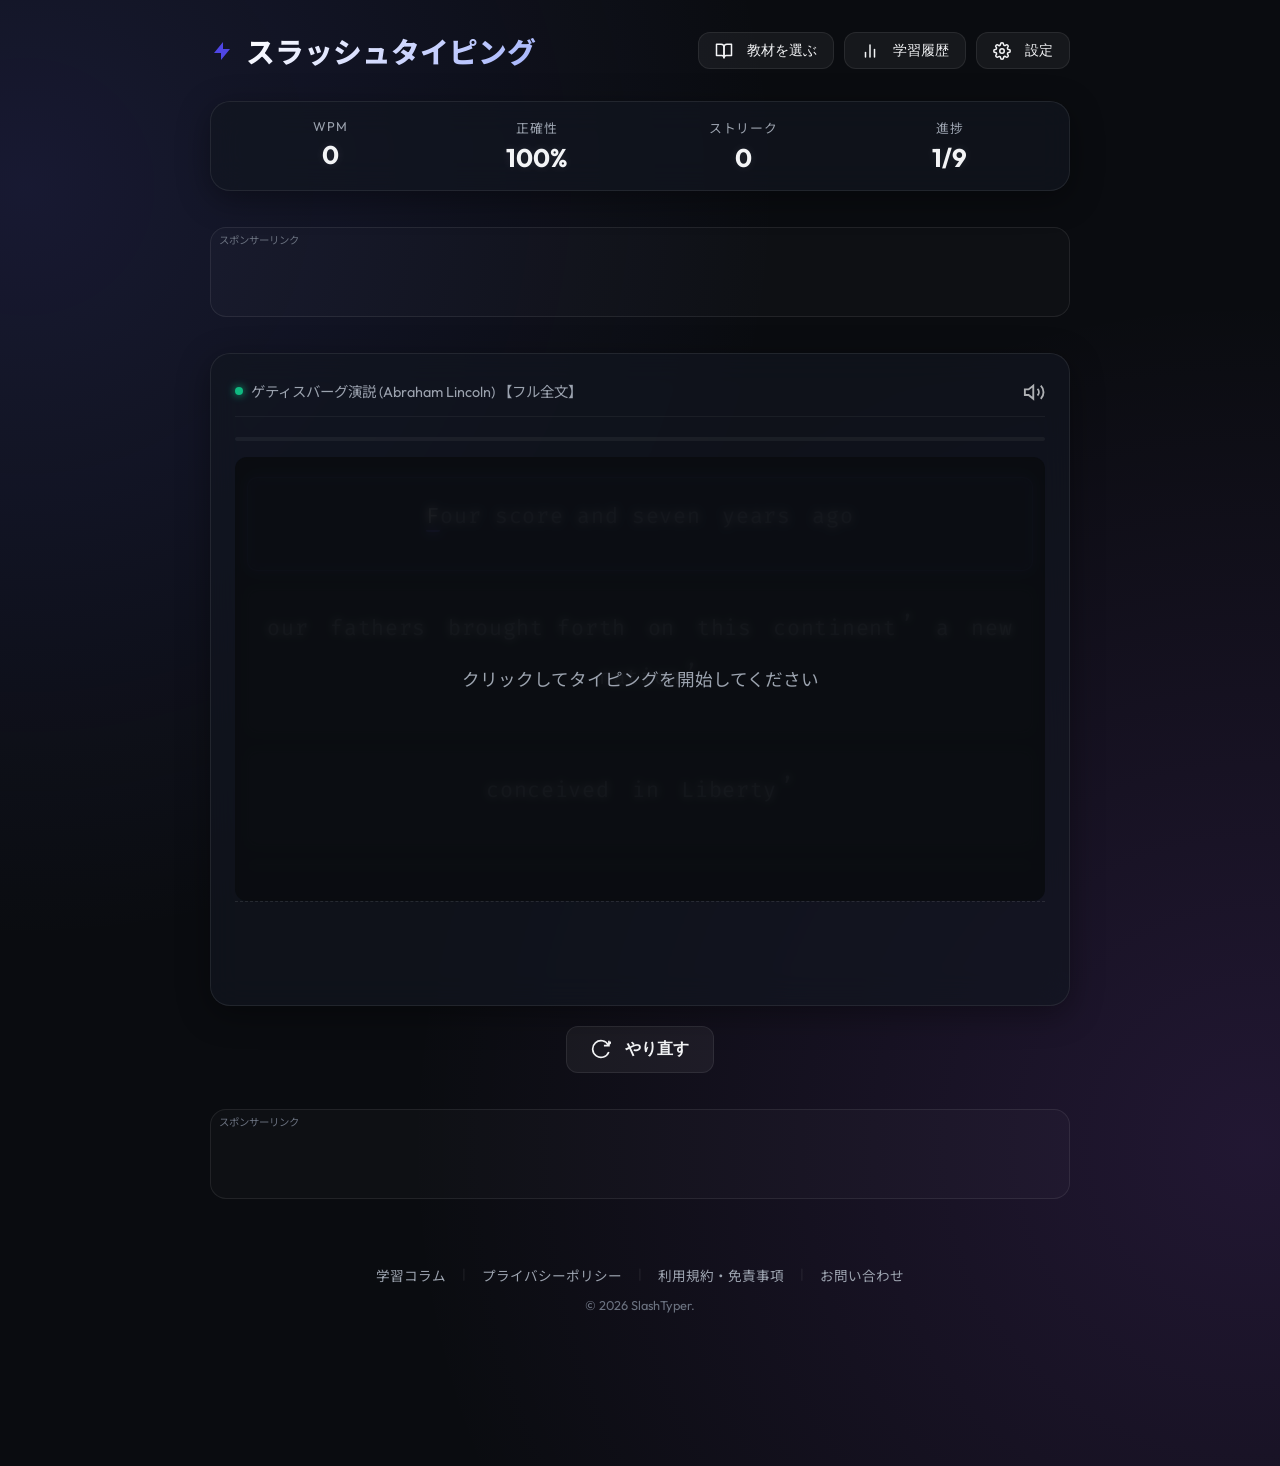
<file: index.html>
<!DOCTYPE html>
<html lang="ja">
<head>
  <meta charset="UTF-8">
  <meta name="viewport" content="width=device-width, initial-scale=1.0">
  <title>スラッシュタイピング - 英語とタイピングを同時に学ぶ</title>
  <meta name="description" content="AIを活用した英語タイピング＆スラッシュリーディング学習Webアプリケーション。英文を打ち込みながら日本語訳を身につけます。">
  
  <link rel="canonical" href="https://yourdomain.com/">

  <!-- Open Graph / Facebook -->
  <meta property="og:type" content="website">
  <meta property="og:url" content="https://yourdomain.com/">
  <meta property="og:title" content="スラッシュタイピング - 英語とタイピングを同時に学ぶ">
  <meta property="og:description" content="AIを活用した英語タイピング＆スラッシュリーディング学習Webアプリケーション。英文を打ち込みながら日本語訳を身につけます。">
  <!-- Twitter -->
  <meta property="twitter:card" content="summary_large_image">
  <meta property="twitter:title" content="スラッシュタイピング - 英語とタイピングを同時に学ぶ">
  <meta property="twitter:description" content="AIを活用した英語タイピング＆スラッシュリーディング学習Webアプリケーション。英文を打ち込みながら日本語訳を身につけます。">
  <!-- Favicon -->
  <link rel="icon" href="favicon.ico" type="image/x-icon">

  <!-- Google AdSense -->
  <script async src="https://pagead2.googlesyndication.com/pagead/js/adsbygoogle.js?client=ca-pub-YOUR_PUBLISHER_ID" crossorigin="anonymous"></script>

  <!-- JSON-LD Structured Data for SEO -->
  <script type="application/ld+json">
  {
    "@context": "https://schema.org",
    "@type": "WebApplication",
    "name": "スラッシュタイピング",
    "url": "https://yourdomain.com/",
    "description": "英語タイピングとスラッシュリーディングを同時に学べるWebアプリケーション。五感を使った英語脳の育成をサポートします。",
    "applicationCategory": "EducationalApplication",
    "operatingSystem": "All",
    "offers": {
      "@type": "Offer",
      "price": "0",
      "priceCurrency": "JPY"
    }
  }
  </script>

  <!-- Google Fonts -->
  <link rel="preconnect" href="https://fonts.googleapis.com">
  <link rel="preconnect" href="https://fonts.gstatic.com" crossorigin>
  <link href="https://fonts.googleapis.com/css2?family=Fira+Code:wght@400;500;700&family=Outfit:wght@300;400;600;800&family=Noto+Sans+JP:wght@400;500;700&display=swap" rel="stylesheet">
  <!-- CSS Stylesheet -->
  <link rel="stylesheet" href="style.css?v=2">
</head>
<body>
  <div class="app-background-glow"></div>
  
  <div class="app-container">
    <!-- Header -->
    <header class="app-header">
      <div class="logo-area">
        <svg class="svg-icon logo-svg" viewBox="0 0 24 24"><path d="M13 10V3L4 14h7v7l9-11h-7z"/></svg>
        <h1>スラッシュタイピング</h1>
      </div>
      
      <div class="header-actions">
        <button id="btn-library" class="icon-btn" title="教材ライブラリ"><svg class="svg-icon" viewBox="0 0 24 24" style="fill: none; stroke: currentColor; stroke-width: 2; stroke-linecap: round; stroke-linejoin: round;"><path d="M2 3h6a4 4 0 0 1 4 4v14a3 3 0 0 0-3-3H2z"></path><path d="M22 3h-6a4 4 0 0 0-4 4v14a3 3 0 0 1 3-3h7z"></path></svg>教材を選ぶ</button>
        <button id="btn-stats" class="icon-btn" title="学習履歴"><svg class="svg-icon" viewBox="0 0 24 24" style="fill: none; stroke: currentColor; stroke-width: 2; stroke-linecap: round; stroke-linejoin: round;"><line x1="18" y1="20" x2="18" y2="10"></line><line x1="12" y1="20" x2="12" y2="4"></line><line x1="6" y1="20" x2="6" y2="14"></line></svg>学習履歴</button>
        <button id="btn-settings" class="icon-btn" title="設定"><svg class="svg-icon" viewBox="0 0 24 24"><circle cx="12" cy="12" r="3"></circle><path d="M19.4 15a1.65 1.65 0 0 0 .33 1.82l.06.06a2 2 0 1 1-2.83 2.83l-.06-.06a1.65 1.65 0 0 0-1.82-.33 1.65 1.65 0 0 0-1 1.51V21a2 2 0 0 1-4 0v-.09A1.65 1.65 0 0 0 9 19.4a1.65 1.65 0 0 0-1.82.33l-.06.06a2 2 0 1 1-2.83-2.83l.06-.06a1.65 1.65 0 0 0 .33-1.82 1.65 1.65 0 0 0-1.51-1H3a2 2 0 0 1 0-4h.09A1.65 1.65 0 0 0 4.6 9a1.65 1.65 0 0 0-.33-1.82l-.06-.06a2 2 0 1 1 2.83-2.83l.06.06a1.65 1.65 0 0 0 1.82.33H9a1.65 1.65 0 0 0 1-1.51V3a2 2 0 0 1 4 0v.09a1.65 1.65 0 0 0 1 1.51 1.65 1.65 0 0 0 1.82-.33l.06-.06a2 2 0 1 1 2.83 2.83l-.06.06a1.65 1.65 0 0 0-.33 1.82V9a1.65 1.65 0 0 0 1.51 1H21a2 2 0 0 1 0 4h-.09a1.65 1.65 0 0 0-1.51 1z"></path></svg>設定</button>
      </div>
    </header>

    <!-- Stats Bar -->
    <section class="stats-bar card">
      <div class="stat-item">
        <span class="stat-label">WPM</span>
        <span id="stat-wpm" class="stat-value">0</span>
      </div>
      <div class="stat-item">
        <span class="stat-label">正確性</span>
        <span id="stat-accuracy" class="stat-value">100%</span>
      </div>
      <div class="stat-item">
        <span class="stat-label">ストリーク</span>
        <span id="stat-streak" class="stat-value">0</span>
      </div>
      <div class="stat-item">
        <span class="stat-label">進捗</span>
        <span id="stat-progress" class="stat-value">1/1</span>
      </div>
    </section>

    <!-- Main Workspace -->
    <main class="main-workspace">
      <!-- Google AdSense Top Ad -->
      <div class="adsense-slot">
        <ins class="adsbygoogle"
             style="display:block"
             data-ad-client="ca-pub-YOUR_PUBLISHER_ID"
             data-ad-slot="YOUR_AD_SLOT_TOP"
             data-ad-format="auto"
             data-full-width-responsive="true"></ins>
        <script>
             (adsbygoogle = window.adsbygoogle || []).push({});
        </script>
      </div>

      <!-- Typing Card -->
      <div class="typing-card card">
        <div class="typing-header">
          <div class="mode-indicator">
            <span class="dot active"></span>
            <span id="mode-text">スラッシュリーディング練習中</span>
          </div>
          <div class="voice-indicator" id="btn-speak" title="音声を再生">
            <svg class="svg-icon voice-svg" viewBox="0 0 24 24"><polygon points="11 5 6 9 2 9 2 15 6 15 11 19 11 5"></polygon><path d="M19.07 4.93a10 10 0 0 1 0 14.14M15.54 8.46a5 5 0 0 1 0 7.07"></path></svg>
          </div>
        </div>

        <!-- Progress Bar -->
        <div class="passage-progress-container">
          <div id="passage-progress-bar" class="passage-progress-bar"></div>
        </div>

        <!-- Hidden input for typing focus -->
        <input type="text" id="hidden-input" class="hidden-input" autocomplete="off" autofocus>

        <!-- Typing Display Area -->
        <div class="typing-display-container" id="typing-trigger">
          <!-- Text to type will be rendered letter by letter inside spans -->
          <div id="words-container" class="words-container">
            <div class="placeholder-text">テキストを読み込み中...</div>
          </div>
          
          <div class="focus-notice" id="focus-notice">
            クリックしてタイピングを開始してください
          </div>
        </div>

        <!-- Slash Translation Area -->
        <div class="slash-translation-container" id="translation-container">
          <!-- Translation chunks will appear here as the user types -->
        </div>
      </div>

      <!-- Controls & Progress -->
      <div class="controls-panel">
        <button id="btn-reset" class="action-btn secondary-btn" style="margin: 0 auto; display: inline-flex; align-items: center; justify-content: center; gap: 8px;"><svg class="svg-icon" viewBox="0 0 24 24"><path d="M21.5 2v6h-6M21.34 15.57a10 10 0 1 1-.57-8.38l5.67-5.67"/></svg>やり直す</button>
      </div>

      <!-- Google AdSense Bottom Ad -->
      <div class="adsense-slot">
        <ins class="adsbygoogle"
             style="display:block"
             data-ad-client="ca-pub-YOUR_PUBLISHER_ID"
             data-ad-slot="YOUR_AD_SLOT_BOTTOM"
             data-ad-format="auto"
             data-full-width-responsive="true"></ins>
        <script>
             (adsbygoogle = window.adsbygoogle || []).push({});
        </script>
      </div>
    </main>

    <!-- Footer -->
    <footer class="app-footer" style="text-align: center; margin-top: 30px; display: flex; flex-direction: column; gap: 12px; align-items: center;">
      <div class="footer-links" style="display: flex; flex-wrap: wrap; gap: 16px; justify-content: center; font-size: 0.85rem;">
        <a href="columns.html" style="color: var(--text-muted); text-decoration: none; transition: var(--transition-smooth);" onmouseover="this.style.color='var(--text-primary)'" onmouseout="this.style.color='var(--text-muted)'">学習コラム</a>
        <span style="color: var(--border-glass)">|</span>
        <a href="privacy-policy.html" style="color: var(--text-muted); text-decoration: none; transition: var(--transition-smooth);" onmouseover="this.style.color='var(--text-primary)'" onmouseout="this.style.color='var(--text-muted)'">プライバシーポリシー</a>
        <span style="color: var(--border-glass)">|</span>
        <a href="terms.html" style="color: var(--text-muted); text-decoration: none; transition: var(--transition-smooth);" onmouseover="this.style.color='var(--text-primary)'" onmouseout="this.style.color='var(--text-muted)'">利用規約・免責事項</a>
        <span style="color: var(--border-glass)">|</span>
        <a href="contact.html" style="color: var(--text-muted); text-decoration: none; transition: var(--transition-smooth);" onmouseover="this.style.color='var(--text-primary)'" onmouseout="this.style.color='var(--text-muted)'">お問い合わせ</a>
      </div>
      <p style="color: var(--text-dark); font-size: 0.8rem; margin: 0;">© 2026 SlashTyper.</p>
    </footer>
  </div>

  <!-- Settings Modal -->
  <div id="modal-settings" class="modal-overlay">
    <div class="modal-content card">
      <div class="modal-header">
        <h2>環境設定</h2>
        <button class="close-btn" id="close-settings">&times;</button>
      </div>
      <div class="modal-body">
        <div class="form-group-checkbox">
          <input type="checkbox" id="setting-voice" checked>
          <label for="setting-voice">完了時に自動で音声読み上げを行う</label>
        </div>

        <div class="form-group-checkbox">
          <input type="checkbox" id="setting-sound" checked>
          <label for="setting-sound">タイピング音（キー音）を有効にする</label>
        </div>

        <div class="form-group">
          <label for="setting-voice-rate">読み上げ速度</label>
          <input type="range" id="setting-voice-rate" min="0.5" max="1.5" step="0.1" value="1.0" class="form-range">
          <span id="voice-rate-val">1.0</span>
        </div>

        <div class="form-group">
          <label for="setting-translation-timing">和訳の表示タイミング</label>
          <select id="setting-translation-timing" class="form-input">
            <option value="typing">タイプ中・完了したチャンクのみ表示</option>
            <option value="always">最初からすべて表示</option>
            <option value="hidden">非表示</option>
          </select>
        </div>

      </div>
      <div class="modal-footer">
        <button id="btn-save-settings" class="action-btn primary-btn">設定を保存</button>
      </div>
    </div>
  </div>

  <!-- Library Modal -->
  <div id="modal-library" class="modal-overlay">
    <div class="modal-content card" style="max-width: 850px; width: 95%;">
      <div class="modal-header">
        <h2>教材を選ぶ</h2>
        <button class="close-btn" id="close-library">&times;</button>
      </div>
      <div class="modal-body">
        <p style="color: var(--text-muted); font-size: 0.9rem; margin-top: -10px; margin-bottom: 8px;">学習したい教材を選択してください。各教材はスラッシュリーディング用の分割と和訳、単語解説が用意されています。</p>
        
        <!-- Category Tabs -->
        <div class="library-tabs">
          <button class="library-tab active" data-category="all">すべて</button>
          <button class="library-tab" data-category="speech">🎙️ 演説</button>
          <button class="library-tab" data-category="alice">🐇 文学</button>
          <button class="library-tab" data-category="myth">⚡ 神話</button>
          <button class="library-tab" data-category="bible">📖 聖書</button>
        </div>

        <div class="custom-sentence-list" id="custom-sentence-list">
          <div class="empty-list-notice">登録されている教材はありません。</div>
        </div>
      </div>
    </div>
  </div>

  <!-- Statistics Modal -->
  <div id="modal-stats" class="modal-overlay">
    <div class="modal-content card">
      <div class="modal-header">
        <h2>学習履歴・データ</h2>
        <button class="close-btn" id="close-stats">&times;</button>
      </div>
      <div class="modal-body">
        <div class="stats-grid">
          <div class="grid-stat-card">
            <span class="grid-stat-num" id="total-typed-sentences">0</span>
            <span class="grid-stat-label">クリアした文数</span>
          </div>
          <div class="grid-stat-card">
            <span class="grid-stat-num" id="avg-wpm">0</span>
            <span class="grid-stat-label">平均 WPM</span>
          </div>
          <div class="grid-stat-card">
            <span class="grid-stat-num" id="avg-accuracy">0%</span>
            <span class="grid-stat-label">平均正確性</span>
          </div>
        </div>
      </div>
      <div class="modal-footer">
        <button id="btn-clear-stats" class="action-btn danger-btn">履歴をリセット</button>
      </div>
    </div>
  </div>

  <!-- Dictionary Modal -->
  <div id="modal-dict" class="modal-overlay">
    <div class="modal-content card">
      <div class="modal-header">
        <h2 id="dict-word-title">Word</h2>
        <button class="close-btn" id="close-dict">&times;</button>
      </div>
      <div class="modal-body" id="dict-modal-body">
        <div class="dict-loading">辞書を検索中...</div>
      </div>
      <div class="modal-footer">
        <a id="dict-web-link" href="#" target="_blank" class="action-btn secondary-btn" style="text-decoration:none;">Weblioで詳細を見る<svg class="svg-icon link-svg" viewBox="0 0 24 24"><line x1="7" y1="17" x2="17" y2="7"></line><polyline points="7 7 17 7 17 17"></polyline></svg></a>
      </div>
    </div>
  </div>

  <!-- Audio elements for key sounds -->
  <audio id="audio-click-1" src="https://assets.mixkit.co/active_storage/sfx/2568/2568-84.wav" preload="auto"></audio>
  <audio id="audio-click-2" src="https://assets.mixkit.co/active_storage/sfx/2568/2568-84.wav" preload="auto"></audio>
  <audio id="audio-error" src="https://assets.mixkit.co/active_storage/sfx/951/951-84.wav" preload="auto"></audio>
  <audio id="audio-success" src="https://assets.mixkit.co/active_storage/sfx/2019/2019-84.wav" preload="auto"></audio>

  <!-- JS Files -->
  <script src="sentences.js?v=2"></script>
  <script src="app.js?v=12"></script>
</body>
</html>
</file>
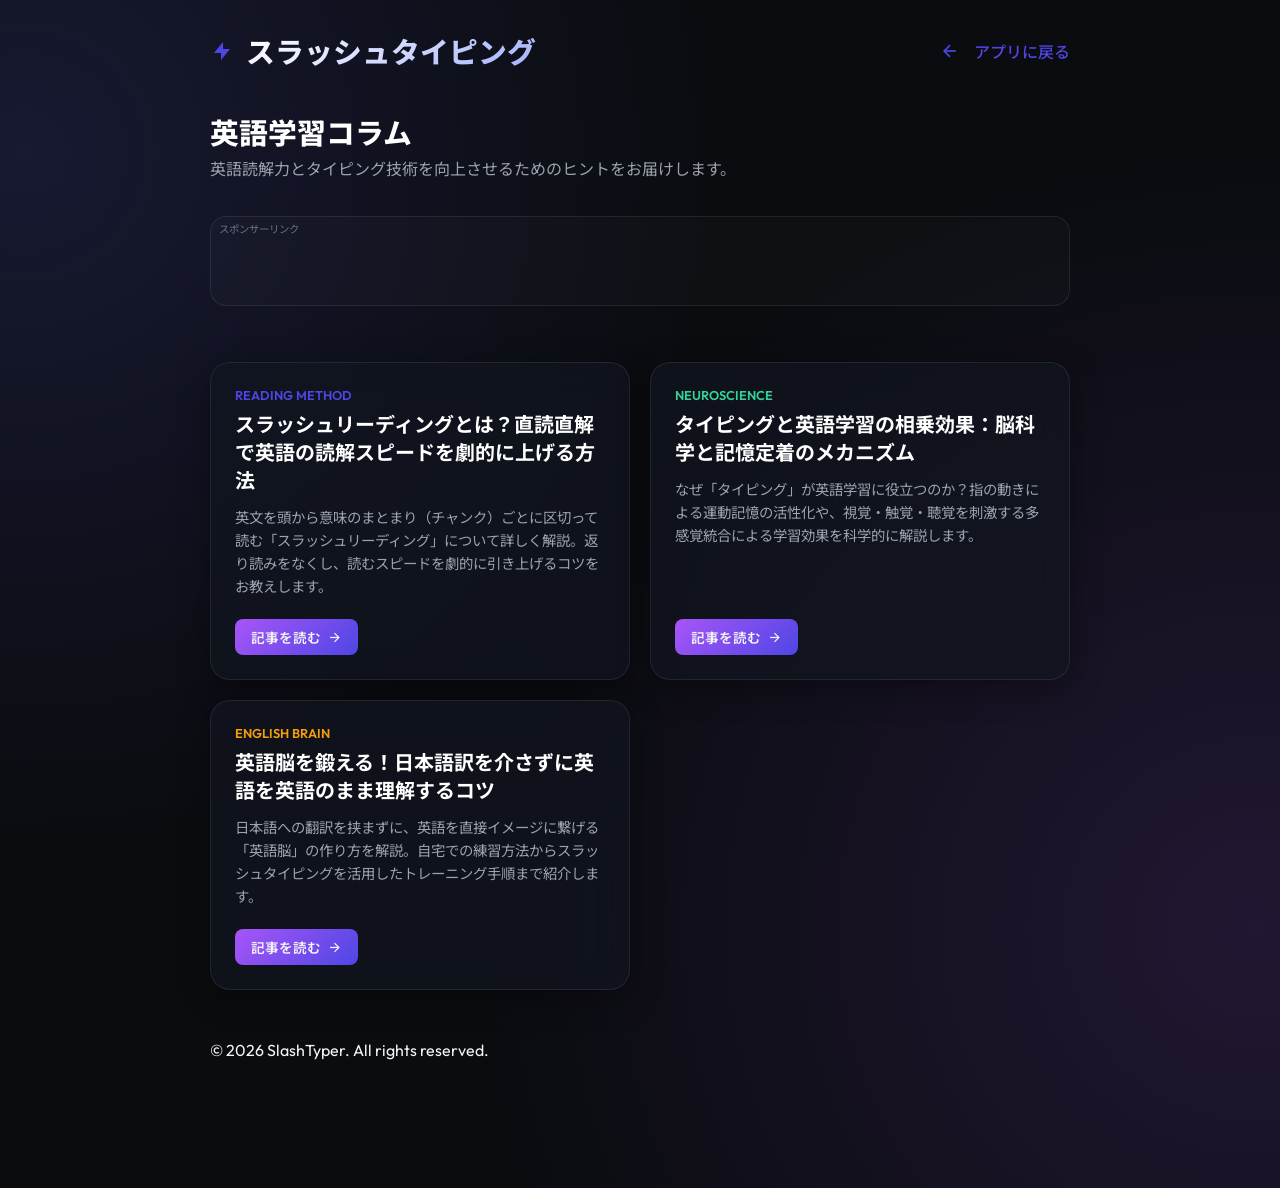
<file: columns.html>
<!DOCTYPE html>
<html lang="ja">
<head>
  <meta charset="UTF-8">
  <meta name="viewport" content="width=device-width, initial-scale=1.0">
  <title>英語学習コラム一覧 - スラッシュタイピング</title>
  <meta name="description" content="スラッシュリーディングや英語タイピングの効果、英語脳の作り方など、英語学習に役立つコラム・記事の一覧です。">
  
  <link rel="canonical" href="https://yourdomain.com/columns.html">

  <!-- Open Graph / Facebook -->
  <meta property="og:type" content="website">
  <meta property="og:url" content="https://yourdomain.com/columns.html">
  <meta property="og:title" content="英語学習コラム一覧 - スラッシュタイピング">
  <meta property="og:description" content="スラッシュリーディングや英語タイピングの効果、英語脳の作り方など、英語学習に役立つコラム・記事の一覧です。">
  <!-- Twitter -->
  <meta property="twitter:card" content="summary_large_image">
  <meta property="twitter:title" content="英語学習コラム一覧 - スラッシュタイピング">
  <meta property="twitter:description" content="スラッシュリーディングや英語タイピングの効果、英語脳の作り方など、英語学習に役立つコラム・記事の一覧です。">
  <!-- Favicon -->
  <link rel="icon" href="favicon.ico" type="image/x-icon">

  <!-- Google AdSense -->
  <script async src="https://pagead2.googlesyndication.com/pagead/js/adsbygoogle.js?client=ca-pub-YOUR_PUBLISHER_ID" crossorigin="anonymous"></script>

  <!-- JSON-LD Structured Data for Breadcrumbs -->
  <script type="application/ld+json">
  {
    "@context": "https://schema.org",
    "@type": "BreadcrumbList",
    "itemListElement": [{
      "@type": "ListItem",
      "position": 1,
      "name": "ホーム",
      "item": "https://yourdomain.com/"
    },{
      "@type": "ListItem",
      "position": 2,
      "name": "英語学習コラム",
      "item": "https://yourdomain.com/columns.html"
    }]
  }
  </script>

  <!-- Google Fonts -->
  <link rel="preconnect" href="https://fonts.googleapis.com">
  <link rel="preconnect" href="https://fonts.gstatic.com" crossorigin>
  <link href="https://fonts.googleapis.com/css2?family=Outfit:wght@300;400;600;800&family=Noto+Sans+JP:wght@400;500;700&display=swap" rel="stylesheet">
  <!-- CSS Stylesheet -->
  <link rel="stylesheet" href="style.css?v=2">
  <style>
    .articles-grid {
      display: grid;
      grid-template-columns: 1fr;
      gap: 20px;
      margin-top: 20px;
    }
    @media (min-width: 768px) {
      .articles-grid {
        grid-template-columns: repeat(2, 1fr);
      }
    }
    .article-card {
      display: flex;
      flex-direction: column;
      justify-content: space-between;
      height: 100%;
      transition: var(--transition-smooth);
    }
    .article-card:hover {
      transform: translateY(-4px);
      border-color: rgba(99, 102, 241, 0.4);
      box-shadow: 0 10px 25px -5px rgba(99, 102, 241, 0.15);
    }
    .article-title {
      font-size: 1.25rem;
      font-weight: 700;
      color: #fff;
      margin-bottom: 12px;
      line-height: 1.4;
    }
    .article-summary {
      font-size: 0.9rem;
      color: var(--text-muted);
      margin-bottom: 20px;
      line-height: 1.6;
      flex-grow: 1;
    }
    .read-more-btn {
      align-self: flex-start;
      color: var(--text-primary);
      background: var(--accent-premium);
      padding: 8px 16px;
      border-radius: 8px;
      font-size: 0.85rem;
      font-weight: 600;
      text-decoration: none;
      display: inline-flex;
      align-items: center;
      gap: 6px;
      transition: var(--transition-smooth);
    }
    .read-more-btn:hover {
      filter: brightness(1.1);
    }
    .back-link {
      display: inline-flex;
      align-items: center;
      gap: 8px;
      color: var(--accent-color);
      text-decoration: none;
      font-weight: 500;
      transition: var(--transition-smooth);
    }
    .back-link:hover {
      color: #a855f7;
      transform: translateX(-4px);
    }
  </style>
</head>
<body>
  <div class="app-background-glow"></div>
  
  <div class="app-container">
    <!-- Header -->
    <header class="app-header">
      <div class="logo-area">
        <svg class="svg-icon logo-svg" viewBox="0 0 24 24"><path d="M13 10V3L4 14h7v7l9-11h-7z"/></svg>
        <h1>スラッシュタイピング</h1>
      </div>
      <div class="header-actions">
        <a href="index.html" class="back-link">
          <svg class="svg-icon" viewBox="0 0 24 24" style="stroke: currentColor;"><line x1="19" y1="12" x2="5" y2="12"></line><polyline points="12 19 5 12 12 5"></polyline></svg>
          アプリに戻る
        </a>
      </div>
    </header>

    <!-- Page Title -->
    <div style="margin-top: 10px;">
      <h2 style="font-size: 1.8rem; font-weight: 800; color: #fff;">英語学習コラム</h2>
      <p style="color: var(--text-muted); margin-top: 4px;">英語読解力とタイピング技術を向上させるためのヒントをお届けします。</p>
    </div>

    <!-- Google AdSense Column Ad -->
    <div class="adsense-slot">
      <ins class="adsbygoogle"
           style="display:block"
           data-ad-client="ca-pub-YOUR_PUBLISHER_ID"
           data-ad-slot="YOUR_AD_SLOT_COLUMNS"
           data-ad-format="auto"
           data-full-width-responsive="true"></ins>
      <script>
           (adsbygoogle = window.adsbygoogle || []).push({});
      </script>
    </div>

    <!-- Articles Grid -->
    <main class="articles-grid">
      <!-- Article 1 -->
      <article class="article-card card">
        <div>
          <div style="font-size: 0.8rem; color: var(--accent-color); font-weight: 600; margin-bottom: 8px; text-transform: uppercase;">Reading Method</div>
          <h3 class="article-title">スラッシュリーディングとは？直読直解で英語の読解スピードを劇的に上げる方法</h3>
          <p class="article-summary">英文を頭から意味のまとまり（チャンク）ごとに区切って読む「スラッシュリーディング」について詳しく解説。返り読みをなくし、読むスピードを劇的に引き上げるコツをお教えします。</p>
        </div>
        <a href="articles/slash-reading.html" class="read-more-btn">
          記事を読む
          <svg class="svg-icon" viewBox="0 0 24 24" style="width:1.1em; height:1.1em; stroke:currentColor;"><line x1="5" y1="12" x2="19" y2="12"></line><polyline points="12 5 19 12 12 19"></polyline></svg>
        </a>
      </article>

      <!-- Article 2 -->
      <article class="article-card card">
        <div>
          <div style="font-size: 0.8rem; color: #34d399; font-weight: 600; margin-bottom: 8px; text-transform: uppercase;">Neuroscience</div>
          <h3 class="article-title">タイピングと英語学習の相乗効果：脳科学と記憶定着のメカニズム</h3>
          <p class="article-summary">なぜ「タイピング」が英語学習に役立つのか？指の動きによる運動記憶の活性化や、視覚・触覚・聴覚を刺激する多感覚統合による学習効果を科学的に解説します。</p>
        </div>
        <a href="articles/typing-benefit.html" class="read-more-btn">
          記事を読む
          <svg class="svg-icon" viewBox="0 0 24 24" style="width:1.1em; height:1.1em; stroke:currentColor;"><line x1="5" y1="12" x2="19" y2="12"></line><polyline points="12 5 19 12 12 19"></polyline></svg>
        </a>
      </article>

      <!-- Article 3 -->
      <article class="article-card card">
        <div>
          <div style="font-size: 0.8rem; color: #f59e0b; font-weight: 600; margin-bottom: 8px; text-transform: uppercase;">English Brain</div>
          <h3 class="article-title">英語脳を鍛える！日本語訳を介さずに英語を英語のまま理解するコツ</h3>
          <p class="article-summary">日本語への翻訳を挟まずに、英語を直接イメージに繋げる「英語脳」の作り方を解説。自宅での練習方法からスラッシュタイピングを活用したトレーニング手順まで紹介します。</p>
        </div>
        <a href="articles/english-brain.html" class="read-more-btn">
          記事を読む
          <svg class="svg-icon" viewBox="0 0 24 24" style="width:1.1em; height:1.1em; stroke:currentColor;"><line x1="5" y1="12" x2="19" y2="12"></line><polyline points="12 5 19 12 12 19"></polyline></svg>
        </a>
      </article>
    </main>

    <!-- Footer -->
    <footer class="app-footer" style="margin-top: 30px;">
      <p>© 2026 SlashTyper. All rights reserved.</p>
    </footer>
  </div>
</body>
</html>
</file>
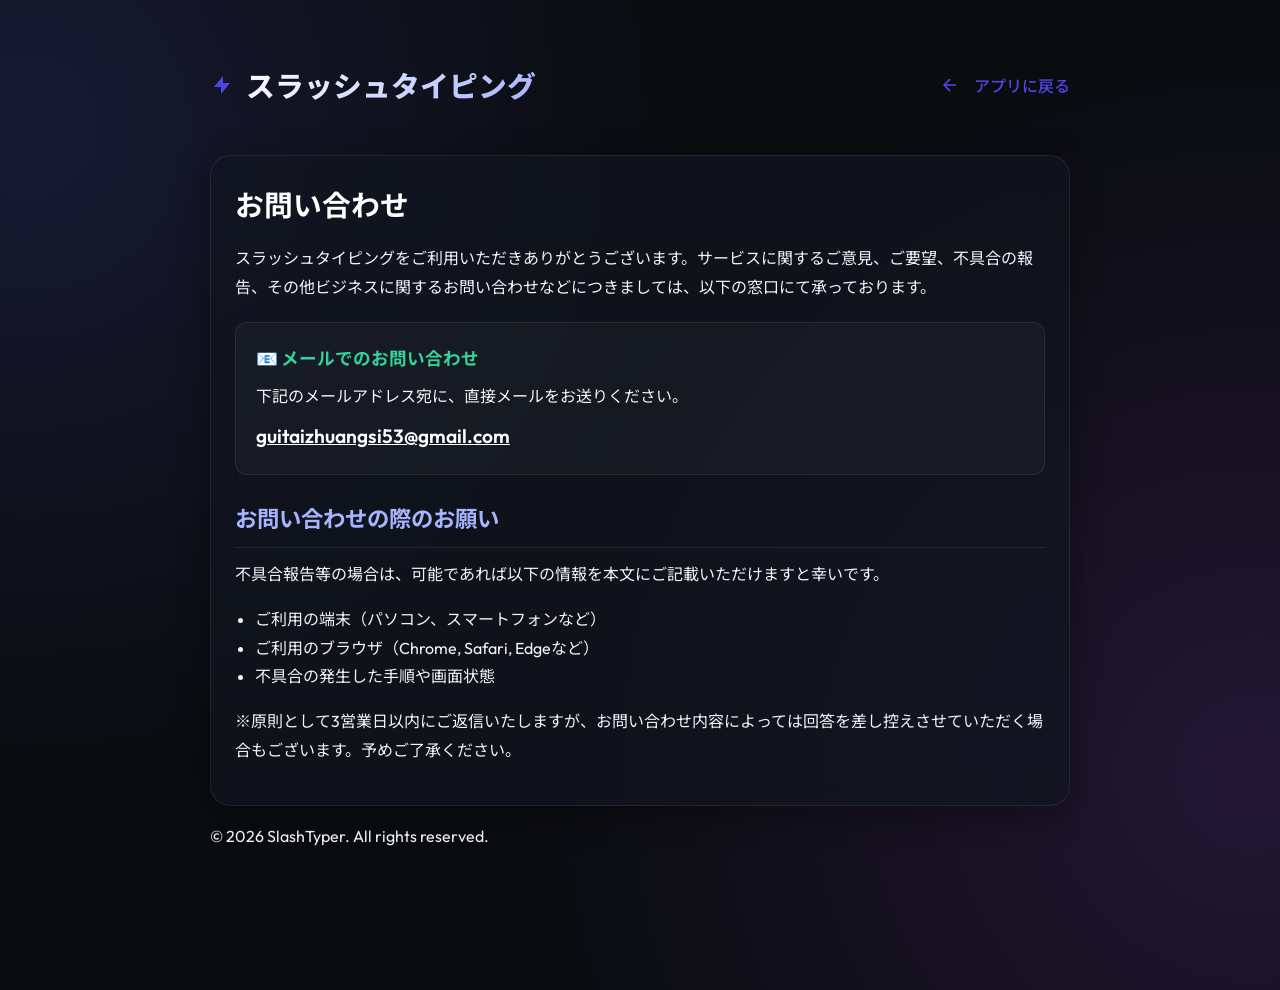
<file: contact.html>
<!DOCTYPE html>
<html lang="ja">
<head>
  <meta charset="UTF-8">
  <meta name="viewport" content="width=device-width, initial-scale=1.0">
  <title>お問い合わせ - スラッシュタイピング</title>
  <meta name="description" content="スラッシュタイピングについてのお問い合わせページです。ご意見・ご感想・不具合報告などはこちらからお送りください。">
  
  <link rel="canonical" href="https://yourdomain.com/contact.html">

  <!-- Open Graph / Facebook -->
  <meta property="og:type" content="website">
  <meta property="og:url" content="https://yourdomain.com/contact.html">
  <meta property="og:title" content="お問い合わせ - スラッシュタイピング">
  <meta property="og:description" content="スラッシュタイピングについてのお問い合わせページです。ご意見・ご感想・不具合報告などはこちらからお送りください。">
  <!-- Twitter -->
  <meta property="twitter:card" content="summary_large_image">
  <meta property="twitter:title" content="お問い合わせ - スラッシュタイピング">
  <meta property="twitter:description" content="スラッシュタイピングについてのお問い合わせページです。ご意見・ご感想・不具合報告などはこちらからお送りください。">
  <!-- Favicon -->
  <link rel="icon" href="favicon.ico" type="image/x-icon">

  <!-- Google AdSense -->
  <script async src="https://pagead2.googlesyndication.com/pagead/js/adsbygoogle.js?client=ca-pub-YOUR_PUBLISHER_ID" crossorigin="anonymous"></script>

  <!-- Google Fonts -->
  <link rel="preconnect" href="https://fonts.googleapis.com">
  <link rel="preconnect" href="https://fonts.gstatic.com" crossorigin>
  <link href="https://fonts.googleapis.com/css2?family=Outfit:wght@300;400;600;800&family=Noto+Sans+JP:wght@400;500;700&display=swap" rel="stylesheet">
  <!-- CSS Stylesheet -->
  <link rel="stylesheet" href="style.css?v=2">
  <style>
    .content-page-card {
      margin-top: 20px;
      line-height: 1.8;
    }
    .content-page-card h2 {
      font-size: 1.4rem;
      margin-top: 24px;
      margin-bottom: 12px;
      color: #a5b4fc;
      border-bottom: 1px solid var(--border-glass);
      padding-bottom: 8px;
    }
    .content-page-card p {
      margin-bottom: 16px;
      color: var(--text-primary);
    }
    .back-link {
      display: inline-flex;
      align-items: center;
      gap: 8px;
      color: var(--accent-color);
      text-decoration: none;
      font-weight: 500;
      transition: var(--transition-smooth);
    }
    .back-link:hover {
      color: #a855f7;
      transform: translateX(-4px);
    }
    .contact-info {
      background: rgba(255, 255, 255, 0.03);
      border: 1px solid var(--border-glass);
      border-radius: 12px;
      padding: 20px;
      margin-top: 20px;
      margin-bottom: 20px;
    }
  </style>
</head>
<body>
  <div class="app-background-glow"></div>
  
  <div class="app-container">
    <!-- Header -->
    <header class="app-header">
      <div class="logo-area">
        <svg class="svg-icon logo-svg" viewBox="0 0 24 24"><path d="M13 10V3L4 14h7v7l9-11h-7z"/></svg>
        <h1>スラッシュタイピング</h1>
      </div>
      <div class="header-actions">
        <a href="index.html" class="back-link">
          <svg class="svg-icon" viewBox="0 0 24 24" style="stroke: currentColor;"><line x1="19" y1="12" x2="5" y2="12"></line><polyline points="12 19 5 12 12 5"></polyline></svg>
          アプリに戻る
        </a>
      </div>
    </header>

    <!-- Main Content -->
    <main class="content-page-card card">
      <h2 style="font-size: 1.8rem; border: none; padding: 0; color: #fff; margin-top: 0;">お問い合わせ</h2>
      <p>スラッシュタイピングをご利用いただきありがとうございます。サービスに関するご意見、ご要望、不具合の報告、その他ビジネスに関するお問い合わせなどにつきましては、以下の窓口にて承っております。</p>

      <div class="contact-info">
        <h3 style="color: #34d399; font-size: 1.1rem; margin-bottom: 8px;">📧 メールでのお問い合わせ</h3>
        <p style="margin-bottom: 8px;">下記のメールアドレス宛に、直接メールをお送りください。</p>
        <p style="font-size: 1.2rem; font-weight: 600; color: #fff; margin-bottom: 0;">
          <a href="mailto:guitaizhuangsi53@gmail.com" style="color: #fff; text-decoration: underline;">guitaizhuangsi53@gmail.com</a>
        </p>
      </div>

      <h2>お問い合わせの際のお願い</h2>
      <p>不具合報告等の場合は、可能であれば以下の情報を本文にご記載いただけますと幸いです。</p>
      <ul style="margin-left: 20px; margin-bottom: 16px;">
        <li>ご利用の端末（パソコン、スマートフォンなど）</li>
        <li>ご利用のブラウザ（Chrome, Safari, Edgeなど）</li>
        <li>不具合の発生した手順や画面状態</li>
      </ul>

      <p>※原則として3営業日以内にご返信いたしますが、お問い合わせ内容によっては回答を差し控えさせていただく場合もございます。予めご了承ください。</p>
    </main>

    <!-- Footer -->
    <footer class="app-footer">
      <p>© 2026 SlashTyper. All rights reserved.</p>
    </footer>
  </div>
</body>
</html>
</file>
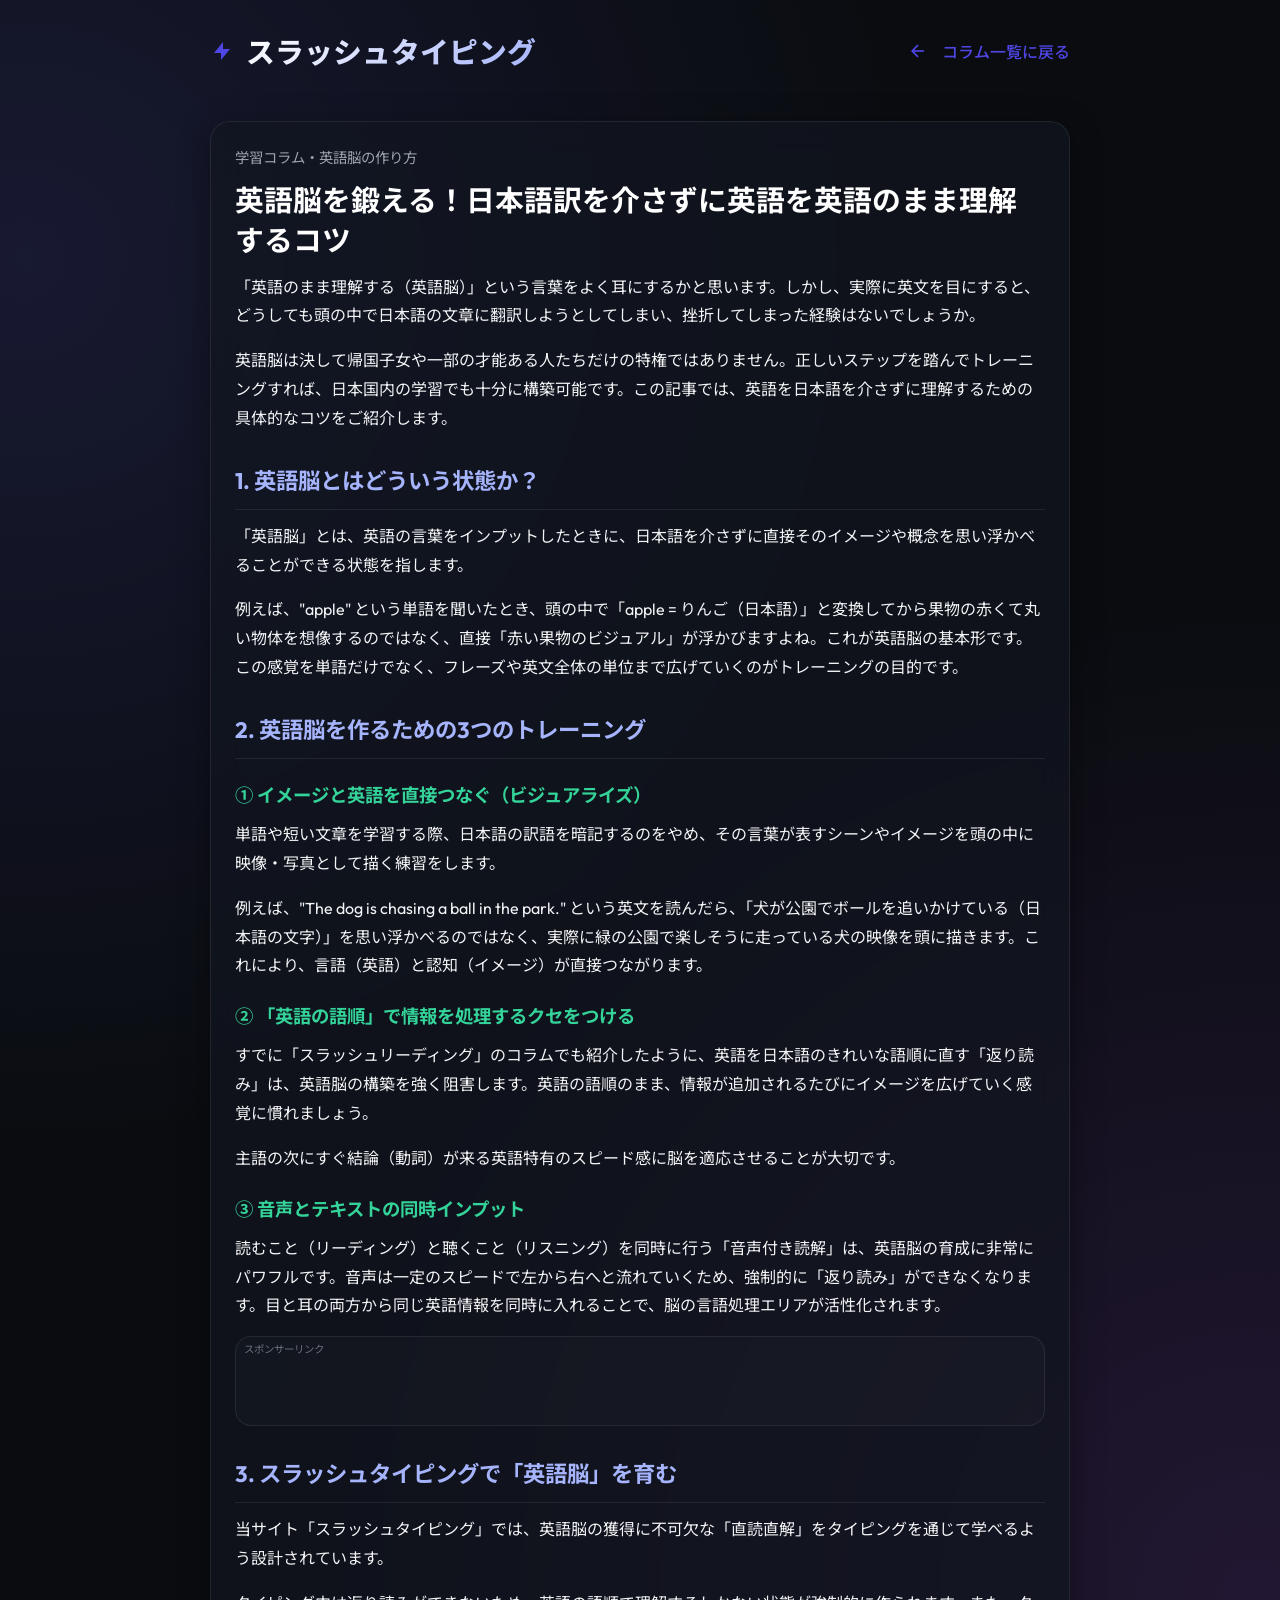
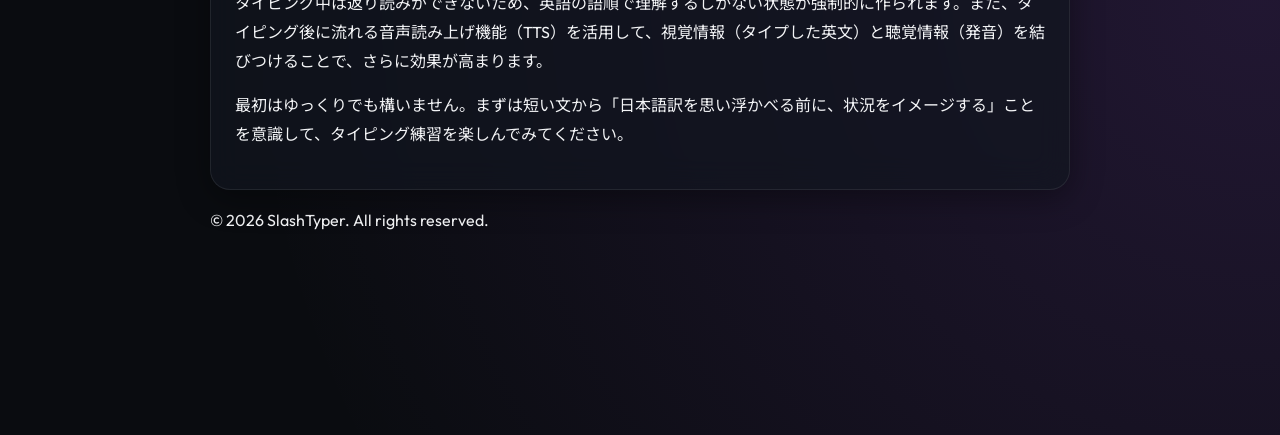
<file: english-brain.html>
<!DOCTYPE html>
<html lang="ja">
<head>
  <meta charset="UTF-8">
  <meta name="viewport" content="width=device-width, initial-scale=1.0">
  <title>英語脳を鍛える！日本語訳を介さずに英語を英語のまま理解するコツ - スラッシュタイピング</title>
  <meta name="description" content="ネイティブスピーカーのように、英語を聴いて・読んで瞬時に理解する「英語脳」を作るためのトレーニング方法とコツを優しく解説します。">
  
  <link rel="canonical" href="https://yourdomain.com/articles/english-brain.html">

  <!-- Open Graph / Facebook -->
  <meta property="og:type" content="article">
  <meta property="og:url" content="https://yourdomain.com/articles/english-brain.html">
  <meta property="og:title" content="英語脳を鍛える！日本語訳を介さずに英語を英語のまま理解するコツ">
  <meta property="og:description" content="ネイティブスピーカーのように、英語を聴いて・読んで瞬時に理解する「英語脳」を作るためのトレーニング方法とコツを優しく解説します。">
  <!-- Twitter -->
  <meta property="twitter:card" content="summary_large_image">
  <meta property="twitter:title" content="英語脳を鍛える！日本語訳を介さずに英語を英語のまま理解するコツ">
  <meta property="twitter:description" content="ネイティブスピーカーのように、英語を聴いて・読んで瞬時に理解する「英語脳」を作るためのトレーニング方法とコツを優しく解説します。">
  <!-- Favicon -->
  <link rel="icon" href="../favicon.ico" type="image/x-icon">

  <!-- Google AdSense -->
  <script async src="https://pagead2.googlesyndication.com/pagead/js/adsbygoogle.js?client=ca-pub-YOUR_PUBLISHER_ID" crossorigin="anonymous"></script>

  <!-- JSON-LD Structured Data for Article -->
  <script type="application/ld+json">
  {
    "@context": "https://schema.org",
    "@type": "TechArticle",
    "headline": "英語脳を鍛える！日本語訳を介さずに英語を英語のまま理解するコツ",
    "description": "日本語への翻訳を挟まずに、英語を直接イメージに繋げる「英語脳」の作り方、自宅での練習方法からスラッシュタイピングを活用したトレーニング手順について解説します。",
    "inLanguage": "ja",
    "mainEntityOfPage": {
      "@type": "WebPage",
      "@id": "https://yourdomain.com/articles/english-brain.html"
    },
    "datePublished": "2026-08-03",
    "dateModified": "2026-08-03",
    "author": {
      "@type": "Person",
      "name": "スラッシュタイピング編集部"
    },
    "publisher": {
      "@type": "Organization",
      "name": "スラッシュタイピング",
      "logo": {
        "@type": "ImageObject",
        "url": "https://yourdomain.com/logo.png"
      }
    }
  }
  </script>

  <!-- Google Fonts -->
  <link rel="preconnect" href="https://fonts.googleapis.com">
  <link rel="preconnect" href="https://fonts.gstatic.com" crossorigin>
  <link href="https://fonts.googleapis.com/css2?family=Outfit:wght@300;400;600;800&family=Noto+Sans+JP:wght@400;500;700&display=swap" rel="stylesheet">
  <!-- CSS Stylesheet -->
  <link rel="stylesheet" href="../style.css?v=2">
  <style>
    .content-page-card {
      margin-top: 20px;
      line-height: 1.8;
    }
    .content-page-card h2 {
      font-size: 1.4rem;
      margin-top: 28px;
      margin-bottom: 12px;
      color: #a5b4fc;
      border-bottom: 1px solid var(--border-glass);
      padding-bottom: 8px;
    }
    .content-page-card h3 {
      font-size: 1.15rem;
      margin-top: 20px;
      margin-bottom: 8px;
      color: #34d399;
    }
    .content-page-card p {
      margin-bottom: 16px;
      color: var(--text-primary);
    }
    .back-link {
      display: inline-flex;
      align-items: center;
      gap: 8px;
      color: var(--accent-color);
      text-decoration: none;
      font-weight: 500;
      transition: var(--transition-smooth);
    }
    .back-link:hover {
      color: #a855f7;
      transform: translateX(-4px);
    }
  </style>
</head>
<body>
  <div class="app-background-glow"></div>
  
  <div class="app-container">
    <!-- Header -->
    <header class="app-header">
      <div class="logo-area">
        <svg class="svg-icon logo-svg" viewBox="0 0 24 24"><path d="M13 10V3L4 14h7v7l9-11h-7z"/></svg>
        <h1>スラッシュタイピング</h1>
      </div>
      <div class="header-actions">
        <a href="../columns.html" class="back-link">
          <svg class="svg-icon" viewBox="0 0 24 24" style="stroke: currentColor;"><line x1="19" y1="12" x2="5" y2="12"></line><polyline points="12 19 5 12 12 5"></polyline></svg>
          コラム一覧に戻る
        </a>
      </div>
    </header>

    <!-- Main Content -->
    <main class="content-page-card card">
      <p style="font-size: 0.9rem; color: var(--text-muted); margin-bottom: 8px;">学習コラム・英語脳の作り方</p>
      <h2 style="font-size: 1.8rem; border: none; padding: 0; color: #fff; margin-top: 0; line-height: 1.4;">
        英語脳を鍛える！日本語訳を介さずに英語を英語のまま理解するコツ
      </h2>
      
      <p>「英語のまま理解する（英語脳）」という言葉をよく耳にするかと思います。しかし、実際に英文を目にすると、どうしても頭の中で日本語の文章に翻訳しようとしてしまい、挫折してしまった経験はないでしょうか。</p>
      <p>英語脳は決して帰国子女や一部の才能ある人たちだけの特権ではありません。正しいステップを踏んでトレーニングすれば、日本国内の学習でも十分に構築可能です。この記事では、英語を日本語を介さずに理解するための具体的なコツをご紹介します。</p>

      <h2>1. 英語脳とはどういう状態か？</h2>
      <p>「英語脳」とは、英語の言葉をインプットしたときに、日本語を介さずに直接そのイメージや概念を思い浮かべることができる状態を指します。</p>
      <p>例えば、"apple" という単語を聞いたとき、頭の中で「apple = りんご（日本語）」と変換してから果物の赤くて丸い物体を想像するのではなく、直接「赤い果物のビジュアル」が浮かびますよね。これが英語脳の基本形です。この感覚を単語だけでなく、フレーズや英文全体の単位まで広げていくのがトレーニングの目的です。</p>

      <h2>2. 英語脳を作るための3つのトレーニング</h2>
      
      <h3>① イメージと英語を直接つなぐ（ビジュアライズ）</h3>
      <p>単語や短い文章を学習する際、日本語の訳語を暗記するのをやめ、その言葉が表すシーンやイメージを頭の中に映像・写真として描く練習をします。</p>
      <p>例えば、"The dog is chasing a ball in the park." という英文を読んだら、「犬が公園でボールを追いかけている（日本語の文字）」を思い浮かべるのではなく、実際に緑の公園で楽しそうに走っている犬の映像を頭に描きます。これにより、言語（英語）と認知（イメージ）が直接つながります。</p>

      <h3>② 「英語の語順」で情報を処理するクセをつける</h3>
      <p>すでに「スラッシュリーディング」のコラムでも紹介したように、英語を日本語のきれいな語順に直す「返り読み」は、英語脳の構築を強く阻害します。英語の語順のまま、情報が追加されるたびにイメージを広げていく感覚に慣れましょう。</p>
      <p>主語の次にすぐ結論（動詞）が来る英語特有のスピード感に脳を適応させることが大切です。</p>

      <h3>③ 音声とテキストの同時インプット</h3>
      <p>読むこと（リーディング）と聴くこと（リスニング）を同時に行う「音声付き読解」は、英語脳の育成に非常にパワフルです。音声は一定のスピードで左から右へと流れていくため、強制的に「返り読み」ができなくなります。目と耳の両方から同じ英語情報を同時に入れることで、脳の言語処理エリアが活性化されます。</p>

      <!-- Google AdSense Article Ad -->
      <div class="adsense-slot">
        <ins class="adsbygoogle"
             style="display:block"
             data-ad-client="ca-pub-YOUR_PUBLISHER_ID"
             data-ad-slot="YOUR_AD_SLOT_ARTICLE_MID"
             data-ad-format="auto"
             data-full-width-responsive="true"></ins>
        <script>
             (adsbygoogle = window.adsbygoogle || []).push({});
        </script>
      </div>

      <h2>3. スラッシュタイピングで「英語脳」を育む</h2>
      <p>当サイト「スラッシュタイピング」では、英語脳の獲得に不可欠な「直読直解」をタイピングを通じて学べるよう設計されています。</p>
      <p>タイピング中は返り読みができないため、英語の語順で理解するしかない状態が強制的に作られます。また、タイピング後に流れる音声読み上げ機能（TTS）を活用して、視覚情報（タイプした英文）と聴覚情報（発音）を結びつけることで、さらに効果が高まります。</p>
      <p>最初はゆっくりでも構いません。まずは短い文から「日本語訳を思い浮かべる前に、状況をイメージする」ことを意識して、タイピング練習を楽しんでみてください。</p>
    </main>

    <!-- Footer -->
    <footer class="app-footer">
      <p>© 2026 SlashTyper. All rights reserved.</p>
    </footer>
  </div>
</body>
</html>
</file>
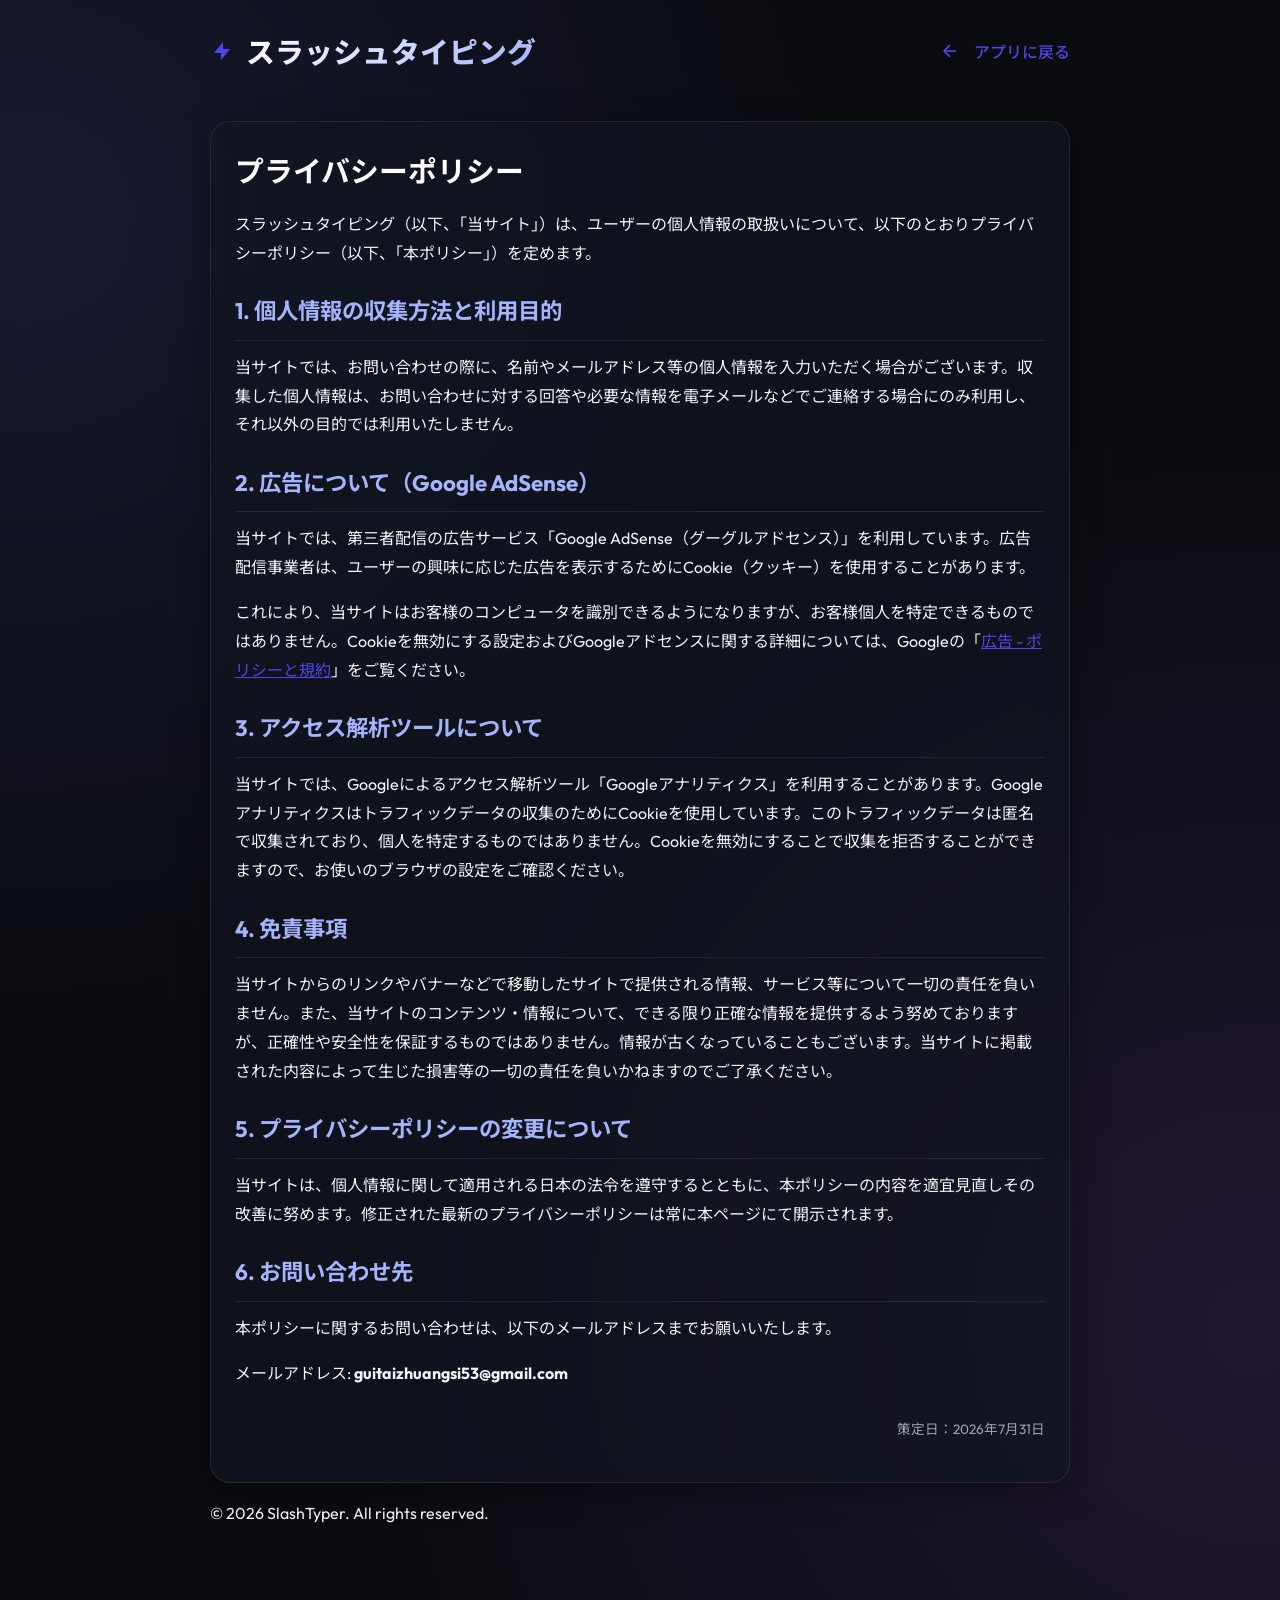
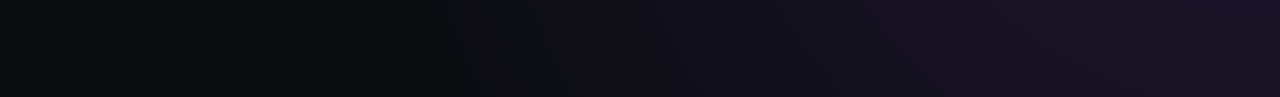
<file: privacy-policy.html>
<!DOCTYPE html>
<html lang="ja">
<head>
  <meta charset="UTF-8">
  <meta name="viewport" content="width=device-width, initial-scale=1.0">
  <title>プライバシーポリシー - スラッシュタイピング</title>
  <meta name="description" content="スラッシュタイピングのプライバシーポリシーです。個人情報の取扱いやCookie、広告配信について説明しています。">
  
  <link rel="canonical" href="https://yourdomain.com/privacy-policy.html">

  <!-- Open Graph / Facebook -->
  <meta property="og:type" content="website">
  <meta property="og:url" content="https://yourdomain.com/privacy-policy.html">
  <meta property="og:title" content="プライバシーポリシー - スラッシュタイピング">
  <meta property="og:description" content="スラッシュタイピングのプライバシーポリシーです。個人情報の取扱いやCookie、広告配信について説明しています。">
  <!-- Twitter -->
  <meta property="twitter:card" content="summary_large_image">
  <meta property="twitter:title" content="プライバシーポリシー - スラッシュタイピング">
  <meta property="twitter:description" content="スラッシュタイピングのプライバシーポリシーです。個人情報の取扱いやCookie、広告配信について説明しています。">
  <!-- Favicon -->
  <link rel="icon" href="favicon.ico" type="image/x-icon">

  <!-- Google AdSense -->
  <script async src="https://pagead2.googlesyndication.com/pagead/js/adsbygoogle.js?client=ca-pub-YOUR_PUBLISHER_ID" crossorigin="anonymous"></script>

  <!-- Google Fonts -->
  <link rel="preconnect" href="https://fonts.googleapis.com">
  <link rel="preconnect" href="https://fonts.gstatic.com" crossorigin>
  <link href="https://fonts.googleapis.com/css2?family=Outfit:wght@300;400;600;800&family=Noto+Sans+JP:wght@400;500;700&display=swap" rel="stylesheet">
  <!-- CSS Stylesheet -->
  <link rel="stylesheet" href="style.css?v=2">
  <style>
    .content-page-card {
      margin-top: 20px;
      line-height: 1.8;
    }
    .content-page-card h2 {
      font-size: 1.4rem;
      margin-top: 24px;
      margin-bottom: 12px;
      color: #a5b4fc;
      border-bottom: 1px solid var(--border-glass);
      padding-bottom: 8px;
    }
    .content-page-card p {
      margin-bottom: 16px;
      color: var(--text-primary);
    }
    .content-page-card ul {
      margin-left: 20px;
      margin-bottom: 16px;
      color: var(--text-primary);
    }
    .content-page-card li {
      margin-bottom: 8px;
    }
    .back-link {
      display: inline-flex;
      align-items: center;
      gap: 8px;
      color: var(--accent-color);
      text-decoration: none;
      font-weight: 500;
      transition: var(--transition-smooth);
    }
    .back-link:hover {
      color: #a855f7;
      transform: translateX(-4px);
    }
  </style>
</head>
<body>
  <div class="app-background-glow"></div>
  
  <div class="app-container">
    <!-- Header -->
    <header class="app-header">
      <div class="logo-area">
        <svg class="svg-icon logo-svg" viewBox="0 0 24 24"><path d="M13 10V3L4 14h7v7l9-11h-7z"/></svg>
        <h1>スラッシュタイピング</h1>
      </div>
      <div class="header-actions">
        <a href="index.html" class="back-link">
          <svg class="svg-icon" viewBox="0 0 24 24" style="stroke: currentColor;"><line x1="19" y1="12" x2="5" y2="12"></line><polyline points="12 19 5 12 12 5"></polyline></svg>
          アプリに戻る
        </a>
      </div>
    </header>

    <!-- Main Content -->
    <main class="content-page-card card">
      <h2 style="font-size: 1.8rem; border: none; padding: 0; color: #fff; margin-top: 0;">プライバシーポリシー</h2>
      <p>スラッシュタイピング（以下、「当サイト」）は、ユーザーの個人情報の取扱いについて、以下のとおりプライバシーポリシー（以下、「本ポリシー」）を定めます。</p>

      <h2>1. 個人情報の収集方法と利用目的</h2>
      <p>当サイトでは、お問い合わせの際に、名前やメールアドレス等の個人情報を入力いただく場合がございます。収集した個人情報は、お問い合わせに対する回答や必要な情報を電子メールなどでご連絡する場合にのみ利用し、それ以外の目的では利用いたしません。</p>

      <h2>2. 広告について（Google AdSense）</h2>
      <p>当サイトでは、第三者配信の広告サービス「Google AdSense（グーグルアドセンス）」を利用しています。広告配信事業者は、ユーザーの興味に応じた広告を表示するためにCookie（クッキー）を使用することがあります。</p>
      <p>これにより、当サイトはお客様のコンピュータを識別できるようになりますが、お客様個人を特定できるものではありません。Cookieを無効にする設定およびGoogleアドセンスに関する詳細については、Googleの「<a href="https://policies.google.com/technologies/ads?hl=ja" target="_blank" style="color: var(--accent-color);">広告 - ポリシーと規約</a>」をご覧ください。</p>

      <h2>3. アクセス解析ツールについて</h2>
      <p>当サイトでは、Googleによるアクセス解析ツール「Googleアナリティクス」を利用することがあります。Googleアナリティクスはトラフィックデータの収集のためにCookieを使用しています。このトラフィックデータは匿名で収集されており、個人を特定するものではありません。Cookieを無効にすることで収集を拒否することができますので、お使いのブラウザの設定をご確認ください。</p>

      <h2>4. 免責事項</h2>
      <p>当サイトからのリンクやバナーなどで移動したサイトで提供される情報、サービス等について一切の責任を負いません。また、当サイトのコンテンツ・情報について、できる限り正確な情報を提供するよう努めておりますが、正確性や安全性を保証するものではありません。情報が古くなっていることもございます。当サイトに掲載された内容によって生じた損害等の一切の責任を負いかねますのでご了承ください。</p>

      <h2>5. プライバシーポリシーの変更について</h2>
      <p>当サイトは、個人情報に関して適用される日本の法令を遵守するとともに、本ポリシーの内容を適宜見直しその改善に努めます。修正された最新のプライバシーポリシーは常に本ページにて開示されます。</p>

      <h2>6. お問い合わせ先</h2>
      <p>本ポリシーに関するお問い合わせは、以下のメールアドレスまでお願いいたします。</p>
      <p>メールアドレス: <strong>guitaizhuangsi53@gmail.com</strong></p>

      <p style="margin-top: 30px; font-size: 0.85rem; color: var(--text-muted); text-align: right;">策定日：2026年7月31日</p>
    </main>

    <!-- Footer -->
    <footer class="app-footer">
      <p>© 2026 SlashTyper. All rights reserved.</p>
    </footer>
  </div>
</body>
</html>
</file>
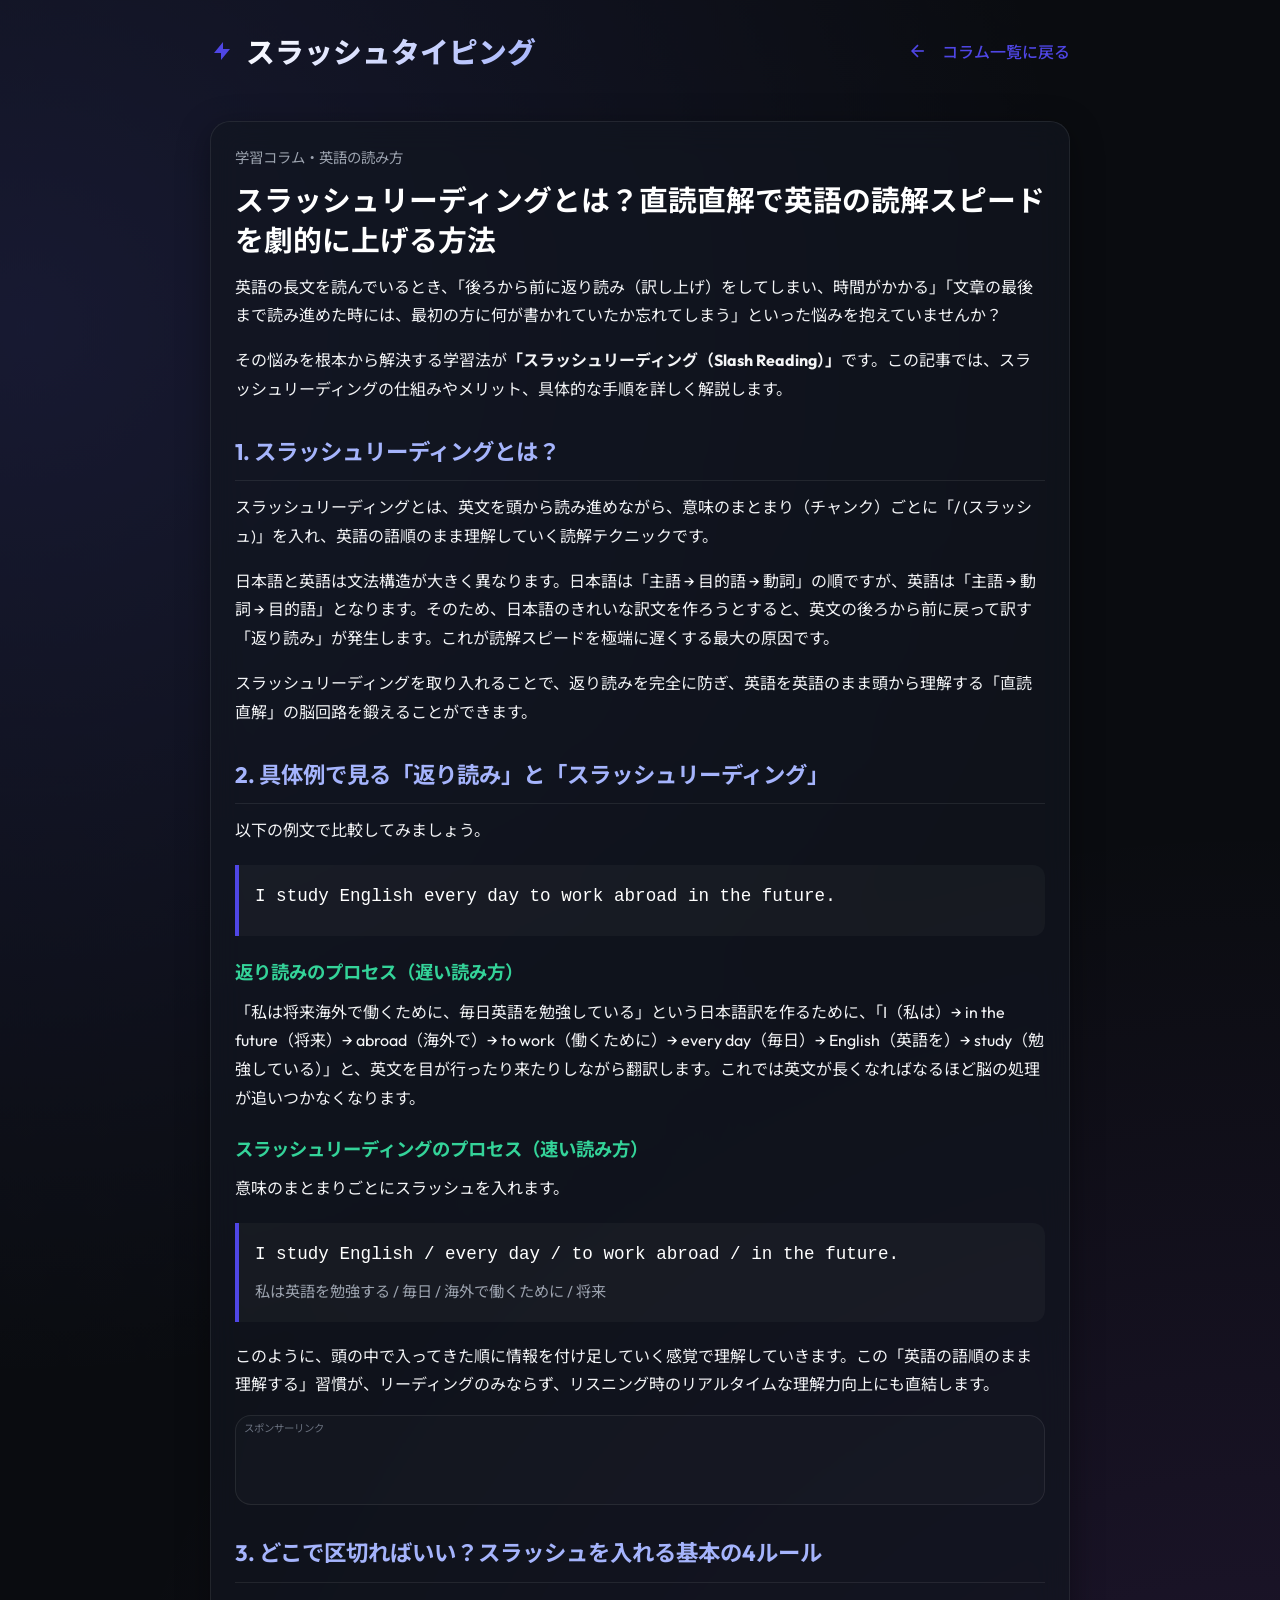
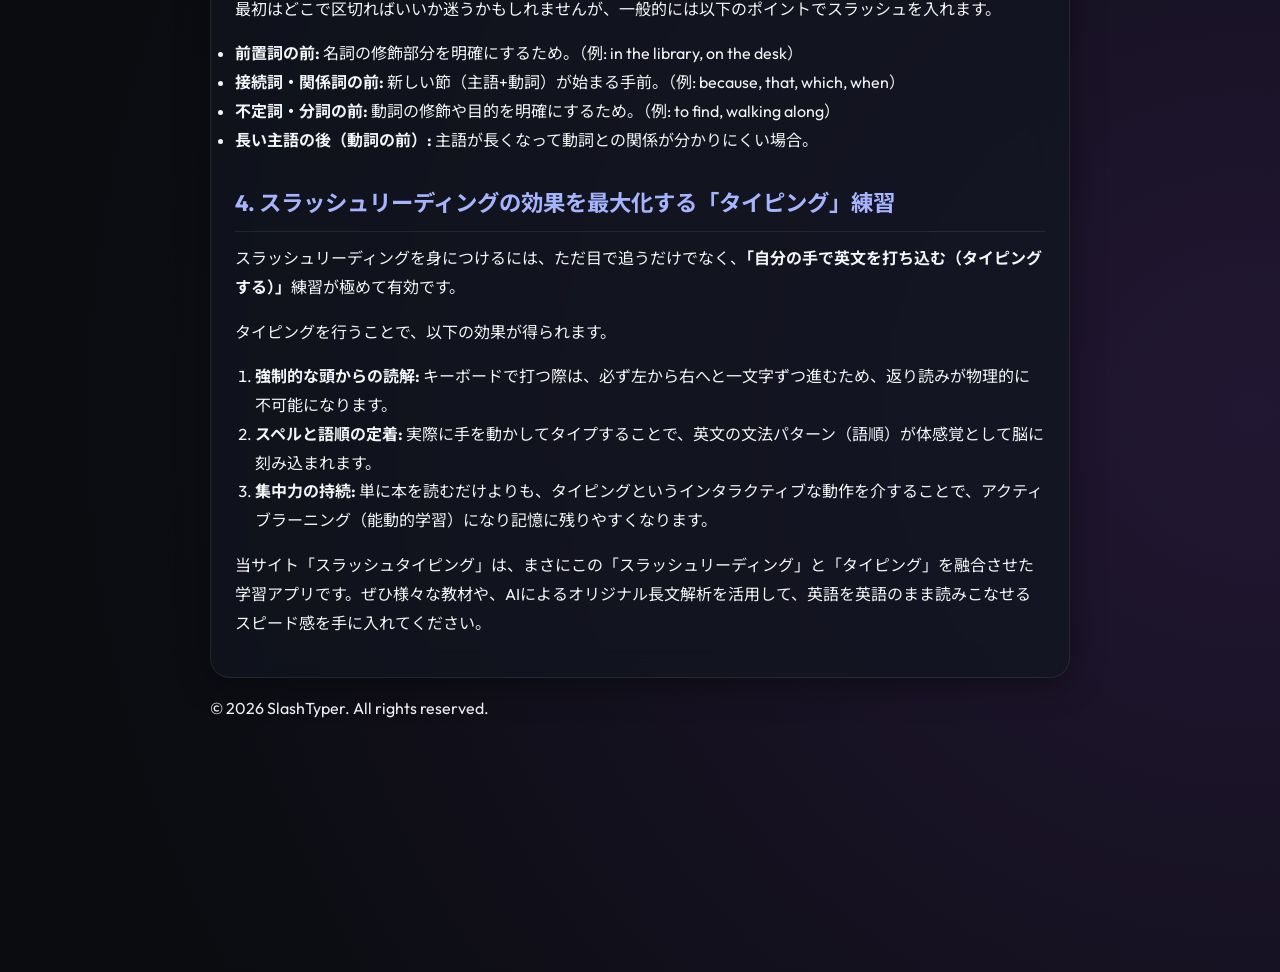
<file: slash-reading.html>
<!DOCTYPE html>
<html lang="ja">
<head>
  <meta charset="UTF-8">
  <meta name="viewport" content="width=device-width, initial-scale=1.0">
  <title>スラッシュリーディングとは？直読直解で英語の読解スピードを劇的に上げる方法 - スラッシュタイピング</title>
  <meta name="description" content="英語の長文読解に悩む方必見！英文を意味のまとまりごとに区切って読む「スラッシュリーディング」の効果、具体的なやり方、そして学習効率を高める練習方法を詳しく解説します。">
  
  <link rel="canonical" href="https://yourdomain.com/articles/slash-reading.html">

  <!-- Open Graph / Facebook -->
  <meta property="og:type" content="article">
  <meta property="og:url" content="https://yourdomain.com/articles/slash-reading.html">
  <meta property="og:title" content="スラッシュリーディングとは？直読直解で英語の読解スピードを劇的に上げる方法">
  <meta property="og:description" content="英文を意味のまとまりごとに区切って読む「スラッシュリーディング」の効果、具体的なやり方、そして学習効率を高める練習方法を詳しく解説します。">
  <!-- Twitter -->
  <meta property="twitter:card" content="summary_large_image">
  <meta property="twitter:title" content="スラッシュリーディングとは？直読直解で英語の読解スピードを劇的に上げる方法">
  <meta property="twitter:description" content="英文を意味のまとまりごとに区切って読む「スラッシュリーディング」の効果、具体的なやり方、そして学習効率を高める練習方法を詳しく解説します。">
  <!-- Favicon -->
  <link rel="icon" href="../favicon.ico" type="image/x-icon">

  <!-- Google AdSense -->
  <script async src="https://pagead2.googlesyndication.com/pagead/js/adsbygoogle.js?client=ca-pub-YOUR_PUBLISHER_ID" crossorigin="anonymous"></script>

  <!-- JSON-LD Structured Data for Article -->
  <script type="application/ld+json">
  {
    "@context": "https://schema.org",
    "@type": "TechArticle",
    "headline": "スラッシュリーディングとは？直読直解で英語の読解スピードを劇的に上げる方法",
    "description": "英文を意味のまとまりごとに区切って読む「スラッシュリーディング」の効果、具体的なやり方、学習効率を高める練習方法を詳しく解説します。",
    "inLanguage": "ja",
    "mainEntityOfPage": {
      "@type": "WebPage",
      "@id": "https://yourdomain.com/articles/slash-reading.html"
    },
    "datePublished": "2026-08-03",
    "dateModified": "2026-08-03",
    "author": {
      "@type": "Person",
      "name": "スラッシュタイピング編集部"
    },
    "publisher": {
      "@type": "Organization",
      "name": "スラッシュタイピング",
      "logo": {
        "@type": "ImageObject",
        "url": "https://yourdomain.com/logo.png"
      }
    }
  }
  </script>

  <!-- Google Fonts -->
  <link rel="preconnect" href="https://fonts.googleapis.com">
  <link rel="preconnect" href="https://fonts.gstatic.com" crossorigin>
  <link href="https://fonts.googleapis.com/css2?family=Outfit:wght@300;400;600;800&family=Noto+Sans+JP:wght@400;500;700&display=swap" rel="stylesheet">
  <!-- CSS Stylesheet -->
  <link rel="stylesheet" href="../style.css?v=2">
  <style>
    .content-page-card {
      margin-top: 20px;
      line-height: 1.8;
    }
    .content-page-card h2 {
      font-size: 1.4rem;
      margin-top: 28px;
      margin-bottom: 12px;
      color: #a5b4fc;
      border-bottom: 1px solid var(--border-glass);
      padding-bottom: 8px;
    }
    .content-page-card h3 {
      font-size: 1.15rem;
      margin-top: 20px;
      margin-bottom: 8px;
      color: #34d399;
    }
    .content-page-card p {
      margin-bottom: 16px;
      color: var(--text-primary);
    }
    .back-link {
      display: inline-flex;
      align-items: center;
      gap: 8px;
      color: var(--accent-color);
      text-decoration: none;
      font-weight: 500;
      transition: var(--transition-smooth);
    }
    .back-link:hover {
      color: #a855f7;
      transform: translateX(-4px);
    }
    .example-box {
      background: rgba(255, 255, 255, 0.03);
      border-left: 4px solid var(--accent-color);
      padding: 16px;
      margin: 20px 0;
      border-radius: 0 12px 12px 0;
      font-family: inherit;
    }
    .example-en {
      font-family: 'Fira Code', monospace;
      font-size: 1.1rem;
      color: #fff;
      margin-bottom: 8px;
    }
    .example-ja {
      font-size: 0.95rem;
      color: var(--text-muted);
    }
  </style>
</head>
<body>
  <div class="app-background-glow"></div>
  
  <div class="app-container">
    <!-- Header -->
    <header class="app-header">
      <div class="logo-area">
        <svg class="svg-icon logo-svg" viewBox="0 0 24 24"><path d="M13 10V3L4 14h7v7l9-11h-7z"/></svg>
        <h1>スラッシュタイピング</h1>
      </div>
      <div class="header-actions">
        <a href="../columns.html" class="back-link">
          <svg class="svg-icon" viewBox="0 0 24 24" style="stroke: currentColor;"><line x1="19" y1="12" x2="5" y2="12"></line><polyline points="12 19 5 12 12 5"></polyline></svg>
          コラム一覧に戻る
        </a>
      </div>
    </header>

    <!-- Main Content -->
    <main class="content-page-card card">
      <p style="font-size: 0.9rem; color: var(--text-muted); margin-bottom: 8px;">学習コラム・英語の読み方</p>
      <h2 style="font-size: 1.8rem; border: none; padding: 0; color: #fff; margin-top: 0; line-height: 1.4;">
        スラッシュリーディングとは？直読直解で英語の読解スピードを劇的に上げる方法
      </h2>
      
      <p>英語の長文を読んでいるとき、「後ろから前に返り読み（訳し上げ）をしてしまい、時間がかかる」「文章の最後まで読み進めた時には、最初の方に何が書かれていたか忘れてしまう」といった悩みを抱えていませんか？</p>
      <p>その悩みを根本から解決する学習法が<strong>「スラッシュリーディング（Slash Reading）」</strong>です。この記事では、スラッシュリーディングの仕組みやメリット、具体的な手順を詳しく解説します。</p>

      <h2>1. スラッシュリーディングとは？</h2>
      <p>スラッシュリーディングとは、英文を頭から読み進めながら、意味のまとまり（チャンク）ごとに「/ (スラッシュ)」を入れ、英語の語順のまま理解していく読解テクニックです。</p>
      <p>日本語と英語は文法構造が大きく異なります。日本語は「主語 → 目的語 → 動詞」の順ですが、英語は「主語 → 動詞 → 目的語」となります。そのため、日本語のきれいな訳文を作ろうとすると、英文の後ろから前に戻って訳す「返り読み」が発生します。これが読解スピードを極端に遅くする最大の原因です。</p>
      <p>スラッシュリーディングを取り入れることで、返り読みを完全に防ぎ、英語を英語のまま頭から理解する「直読直解」の脳回路を鍛えることができます。</p>

      <h2>2. 具体例で見る「返り読み」と「スラッシュリーディング」</h2>
      <p>以下の例文で比較してみましょう。</p>
      
      <div class="example-box">
        <div class="example-en">I study English every day to work abroad in the future.</div>
      </div>

      <h3>返り読みのプロセス（遅い読み方）</h3>
      <p>「私は将来海外で働くために、毎日英語を勉強している」という日本語訳を作るために、「I（私は）→ in the future（将来）→ abroad（海外で）→ to work（働くために）→ every day（毎日）→ English（英語を）→ study（勉強している）」と、英文を目が行ったり来たりしながら翻訳します。これでは英文が長くなればなるほど脳の処理が追いつかなくなります。</p>

      <h3>スラッシュリーディングのプロセス（速い読み方）</h3>
      <p>意味のまとまりごとにスラッシュを入れます。</p>
      
      <div class="example-box">
        <div class="example-en">I study English / every day / to work abroad / in the future.</div>
        <div class="example-ja">私は英語を勉強する / 毎日 / 海外で働くために / 将来</div>
      </div>
      <p>このように、頭の中で入ってきた順に情報を付け足していく感覚で理解していきます。この「英語の語順のまま理解する」習慣が、リーディングのみならず、リスニング時のリアルタイムな理解力向上にも直結します。</p>

      <!-- Google AdSense Article Ad -->
      <div class="adsense-slot">
        <ins class="adsbygoogle"
             style="display:block"
             data-ad-client="ca-pub-YOUR_PUBLISHER_ID"
             data-ad-slot="YOUR_AD_SLOT_ARTICLE_MID"
             data-ad-format="auto"
             data-full-width-responsive="true"></ins>
        <script>
             (adsbygoogle = window.adsbygoogle || []).push({});
        </script>
      </div>

      <h2>3. どこで区切ればいい？スラッシュを入れる基本の4ルール</h2>
      <p>最初はどこで区切ればいいか迷うかもしれませんが、一般的には以下のポイントでスラッシュを入れます。</p>
      <ul>
        <li><strong>前置詞の前:</strong> 名詞の修飾部分を明確にするため。（例: in the library, on the desk）</li>
        <li><strong>接続詞・関係詞の前:</strong> 新しい節（主語+動詞）が始まる手前。（例: because, that, which, when）</li>
        <li><strong>不定詞・分詞の前:</strong> 動詞の修飾や目的を明確にするため。（例: to find, walking along）</li>
        <li><strong>長い主語の後（動詞の前）:</strong> 主語が長くなって動詞との関係が分かりにくい場合。</li>
      </ul>

      <h2>4. スラッシュリーディングの効果を最大化する「タイピング」練習</h2>
      <p>スラッシュリーディングを身につけるには、ただ目で追うだけでなく、<strong>「自分の手で英文を打ち込む（タイピングする）」</strong>練習が極めて有効です。</p>
      <p>タイピングを行うことで、以下の効果が得られます。</p>
      <ol style="margin-left: 20px; margin-bottom: 16px;">
        <li><strong>強制的な頭からの読解:</strong> キーボードで打つ際は、必ず左から右へと一文字ずつ進むため、返り読みが物理的に不可能になります。</li>
        <li><strong>スペルと語順の定着:</strong> 実際に手を動かしてタイプすることで、英文の文法パターン（語順）が体感覚として脳に刻み込まれます。</li>
        <li><strong>集中力の持続:</strong> 単に本を読むだけよりも、タイピングというインタラクティブな動作を介することで、アクティブラーニング（能動的学習）になり記憶に残りやすくなります。</li>
      </ol>
      <p>当サイト「スラッシュタイピング」は、まさにこの「スラッシュリーディング」と「タイピング」を融合させた学習アプリです。ぜひ様々な教材や、AIによるオリジナル長文解析を活用して、英語を英語のまま読みこなせるスピード感を手に入れてください。</p>
    </main>

    <!-- Footer -->
    <footer class="app-footer">
      <p>© 2026 SlashTyper. All rights reserved.</p>
    </footer>
  </div>
</body>
</html>
</file>
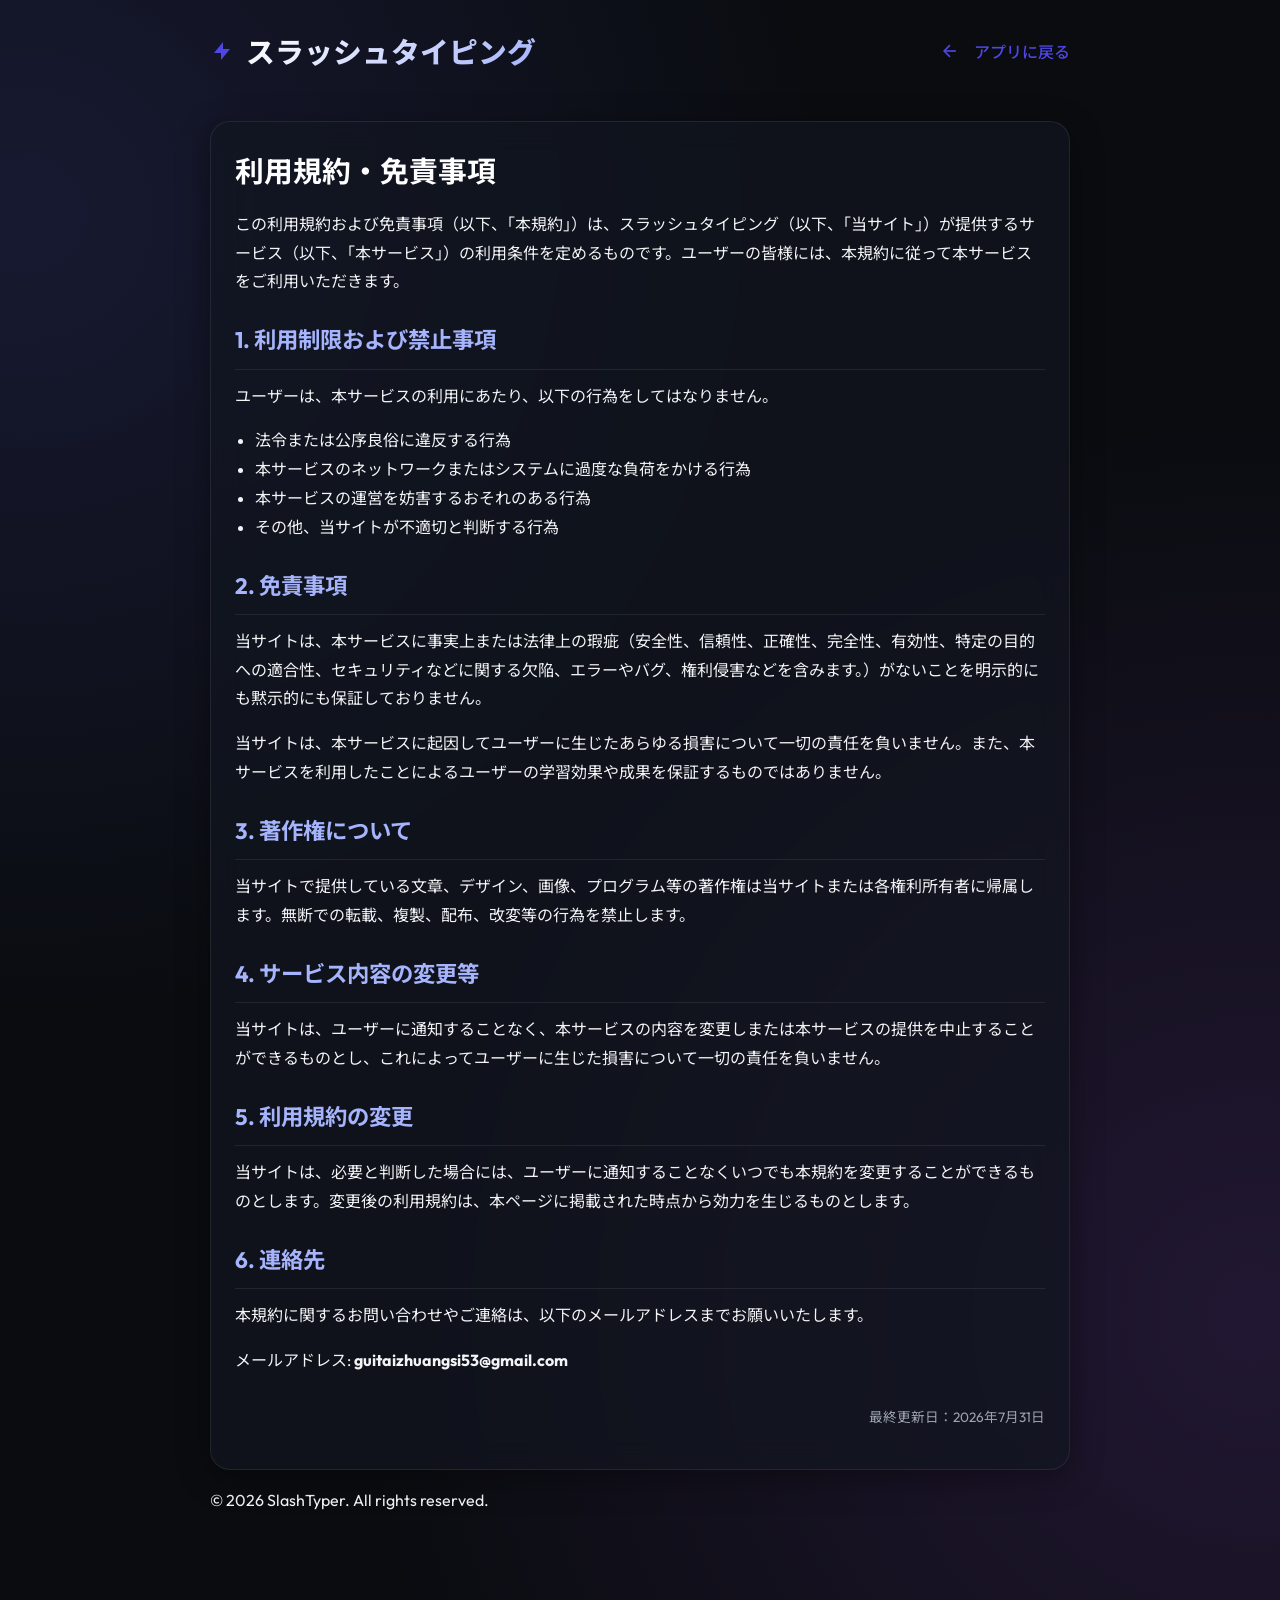
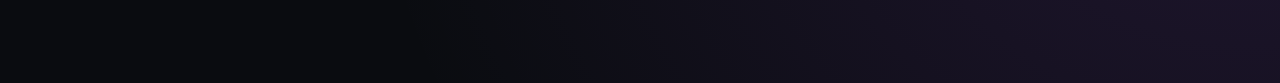
<file: terms.html>
<!DOCTYPE html>
<html lang="ja">
<head>
  <meta charset="UTF-8">
  <meta name="viewport" content="width=device-width, initial-scale=1.0">
  <title>利用規約・免責事項 - スラッシュタイピング</title>
  <meta name="description" content="スラッシュタイピングの利用規約および免責事項についてご案内します。">
  
  <link rel="canonical" href="https://yourdomain.com/terms.html">

  <!-- Open Graph / Facebook -->
  <meta property="og:type" content="website">
  <meta property="og:url" content="https://yourdomain.com/terms.html">
  <meta property="og:title" content="利用規約・免責事項 - スラッシュタイピング">
  <meta property="og:description" content="スラッシュタイピングの利用規約および免責事項についてご案内します。">
  <!-- Twitter -->
  <meta property="twitter:card" content="summary_large_image">
  <meta property="twitter:title" content="利用規約・免責事項 - スラッシュタイピング">
  <meta property="twitter:description" content="スラッシュタイピングの利用規約および免責事項についてご案内します。">
  <!-- Favicon -->
  <link rel="icon" href="favicon.ico" type="image/x-icon">

  <!-- Google AdSense -->
  <script async src="https://pagead2.googlesyndication.com/pagead/js/adsbygoogle.js?client=ca-pub-YOUR_PUBLISHER_ID" crossorigin="anonymous"></script>

  <!-- Google Fonts -->
  <link rel="preconnect" href="https://fonts.googleapis.com">
  <link rel="preconnect" href="https://fonts.gstatic.com" crossorigin>
  <link href="https://fonts.googleapis.com/css2?family=Outfit:wght@300;400;600;800&family=Noto+Sans+JP:wght@400;500;700&display=swap" rel="stylesheet">
  <!-- CSS Stylesheet -->
  <link rel="stylesheet" href="style.css?v=2">
  <style>
    .content-page-card {
      margin-top: 20px;
      line-height: 1.8;
    }
    .content-page-card h2 {
      font-size: 1.4rem;
      margin-top: 24px;
      margin-bottom: 12px;
      color: #a5b4fc;
      border-bottom: 1px solid var(--border-glass);
      padding-bottom: 8px;
    }
    .content-page-card p {
      margin-bottom: 16px;
      color: var(--text-primary);
    }
    .back-link {
      display: inline-flex;
      align-items: center;
      gap: 8px;
      color: var(--accent-color);
      text-decoration: none;
      font-weight: 500;
      transition: var(--transition-smooth);
    }
    .back-link:hover {
      color: #a855f7;
      transform: translateX(-4px);
    }
  </style>
</head>
<body>
  <div class="app-background-glow"></div>
  
  <div class="app-container">
    <!-- Header -->
    <header class="app-header">
      <div class="logo-area">
        <svg class="svg-icon logo-svg" viewBox="0 0 24 24"><path d="M13 10V3L4 14h7v7l9-11h-7z"/></svg>
        <h1>スラッシュタイピング</h1>
      </div>
      <div class="header-actions">
        <a href="index.html" class="back-link">
          <svg class="svg-icon" viewBox="0 0 24 24" style="stroke: currentColor;"><line x1="19" y1="12" x2="5" y2="12"></line><polyline points="12 19 5 12 12 5"></polyline></svg>
          アプリに戻る
        </a>
      </div>
    </header>

    <!-- Main Content -->
    <main class="content-page-card card">
      <h2 style="font-size: 1.8rem; border: none; padding: 0; color: #fff; margin-top: 0;">利用規約・免責事項</h2>
      <p>この利用規約および免責事項（以下、「本規約」）は、スラッシュタイピング（以下、「当サイト」）が提供するサービス（以下、「本サービス」）の利用条件を定めるものです。ユーザーの皆様には、本規約に従って本サービスをご利用いただきます。</p>

      <h2>1. 利用制限および禁止事項</h2>
      <p>ユーザーは、本サービスの利用にあたり、以下の行為をしてはなりません。</p>
      <ul style="margin-left: 20px; margin-bottom: 16px;">
        <li>法令または公序良俗に違反する行為</li>
        <li>本サービスのネットワークまたはシステムに過度な負荷をかける行為</li>
        <li>本サービスの運営を妨害するおそれのある行為</li>
        <li>その他、当サイトが不適切と判断する行為</li>
      </ul>

      <h2>2. 免責事項</h2>
      <p>当サイトは、本サービスに事実上または法律上の瑕疵（安全性、信頼性、正確性、完全性、有効性、特定の目的への適合性、セキュリティなどに関する欠陥、エラーやバグ、権利侵害などを含みます。）がないことを明示的にも黙示的にも保証しておりません。</p>
      <p>当サイトは、本サービスに起因してユーザーに生じたあらゆる損害について一切の責任を負いません。また、本サービスを利用したことによるユーザーの学習効果や成果を保証するものではありません。</p>

      <h2>3. 著作権について</h2>
      <p>当サイトで提供している文章、デザイン、画像、プログラム等の著作権は当サイトまたは各権利所有者に帰属します。無断での転載、複製、配布、改変等の行為を禁止します。</p>

      <h2>4. サービス内容の変更等</h2>
      <p>当サイトは、ユーザーに通知することなく、本サービスの内容を変更しまたは本サービスの提供を中止することができるものとし、これによってユーザーに生じた損害について一切の責任を負いません。</p>

      <h2>5. 利用規約の変更</h2>
      <p>当サイトは、必要と判断した場合には、ユーザーに通知することなくいつでも本規約を変更することができるものとします。変更後の利用規約は、本ページに掲載された時点から効力を生じるものとします。</p>

      <h2>6. 連絡先</h2>
      <p>本規約に関するお問い合わせやご連絡は、以下のメールアドレスまでお願いいたします。</p>
      <p>メールアドレス: <strong>guitaizhuangsi53@gmail.com</strong></p>

      <p style="margin-top: 30px; font-size: 0.85rem; color: var(--text-muted); text-align: right;">最終更新日：2026年7月31日</p>
    </main>

    <!-- Footer -->
    <footer class="app-footer">
      <p>© 2026 SlashTyper. All rights reserved.</p>
    </footer>
  </div>
</body>
</html>
</file>
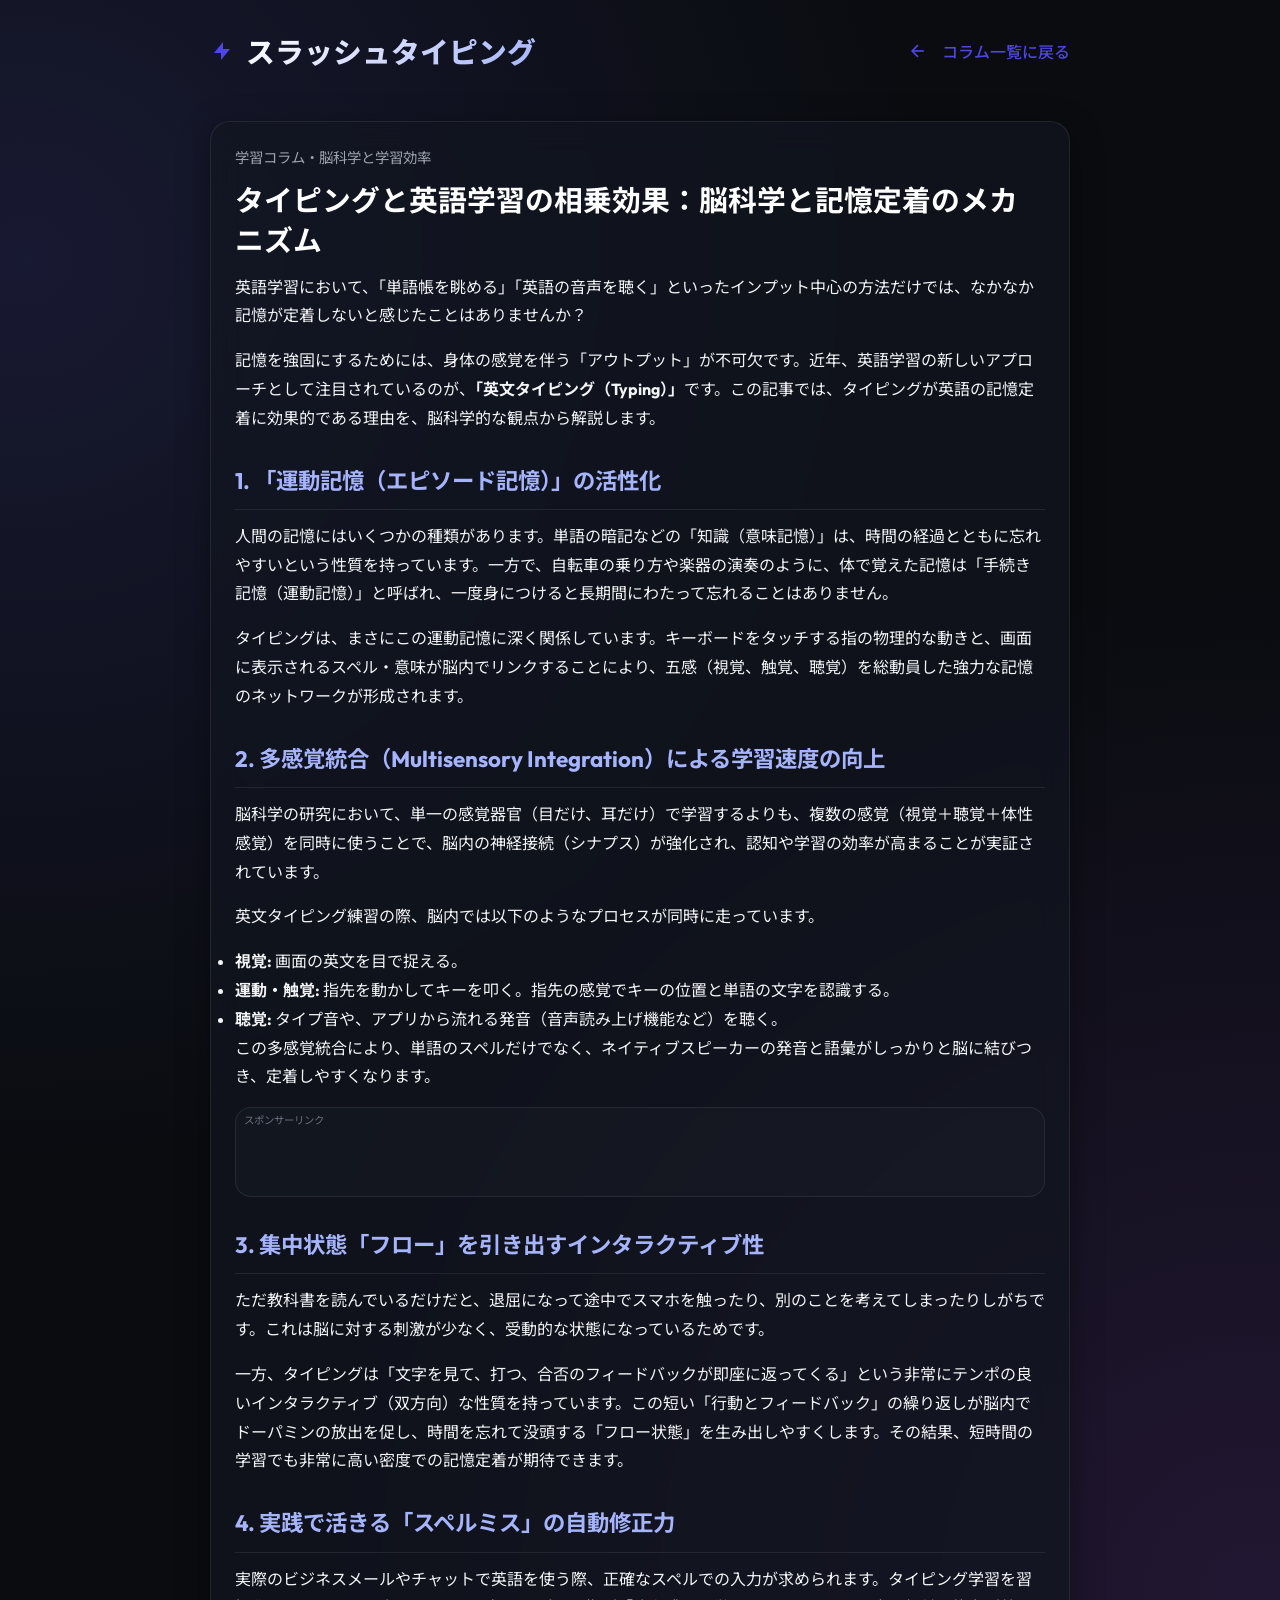
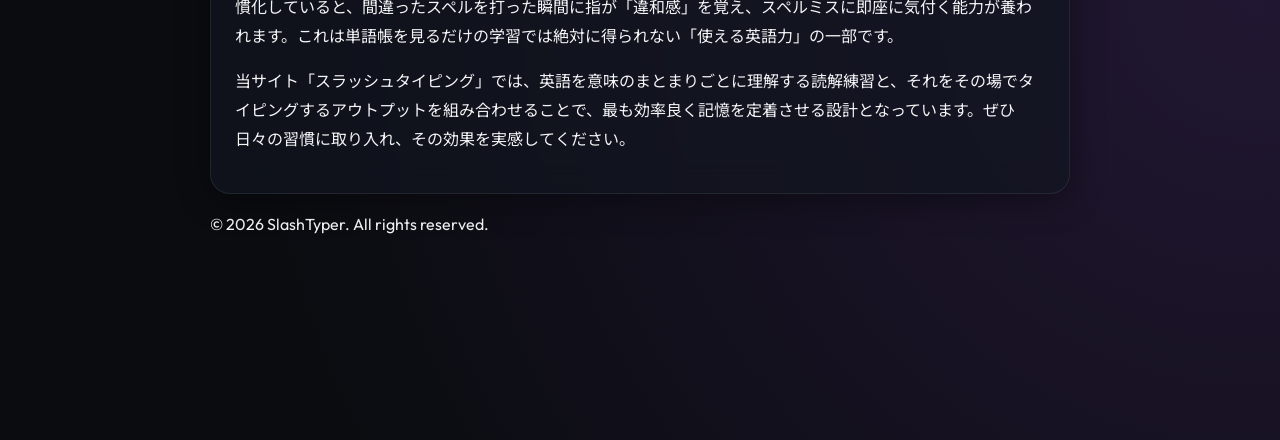
<file: typing-benefit.html>
<!DOCTYPE html>
<html lang="ja">
<head>
  <meta charset="UTF-8">
  <meta name="viewport" content="width=device-width, initial-scale=1.0">
  <title>タイピングと英語学習の相乗効果：脳科学と記憶定着のメカニズム - スラッシュタイピング</title>
  <meta name="description" content="なぜキーボードで英文を打つと英語が身につくのか？タイピング動作が脳の運動記憶に与える影響や、学習効率を倍増させる科学的アプローチについて解説します。">
  
  <link rel="canonical" href="https://yourdomain.com/articles/typing-benefit.html">

  <!-- Open Graph / Facebook -->
  <meta property="og:type" content="article">
  <meta property="og:url" content="https://yourdomain.com/articles/typing-benefit.html">
  <meta property="og:title" content="タイピングと英語学習の相乗効果：脳科学と記憶定着のメカニズム">
  <meta property="og:description" content="タイピング動作が脳の運動記憶に与える影響や、学習効率を倍増させる科学的アプローチについて解説します。">
  <!-- Twitter -->
  <meta property="twitter:card" content="summary_large_image">
  <meta property="twitter:title" content="タイピングと英語学習の相乗効果：脳科学と記憶定着のメカニズム">
  <meta property="twitter:description" content="タイピング動作が脳の運動記憶に与える影響や、学習効率を倍増させる科学的アプローチについて解説します。">
  <!-- Favicon -->
  <link rel="icon" href="../favicon.ico" type="image/x-icon">

  <!-- Google AdSense -->
  <script async src="https://pagead2.googlesyndication.com/pagead/js/adsbygoogle.js?client=ca-pub-YOUR_PUBLISHER_ID" crossorigin="anonymous"></script>

  <!-- JSON-LD Structured Data for Article -->
  <script type="application/ld+json">
  {
    "@context": "https://schema.org",
    "@type": "TechArticle",
    "headline": "タイピングと英語学習の相乗効果：脳科学と記憶定着のメカニズム",
    "description": "タイピング動作が脳の運動記憶に与える影響や、多感覚統合による学習効率を倍増させる科学的アプローチについて解説します。",
    "inLanguage": "ja",
    "mainEntityOfPage": {
      "@type": "WebPage",
      "@id": "https://yourdomain.com/articles/typing-benefit.html"
    },
    "datePublished": "2026-08-03",
    "dateModified": "2026-08-03",
    "author": {
      "@type": "Person",
      "name": "スラッシュタイピング編集部"
    },
    "publisher": {
      "@type": "Organization",
      "name": "スラッシュタイピング",
      "logo": {
        "@type": "ImageObject",
        "url": "https://yourdomain.com/logo.png"
      }
    }
  }
  </script>

  <!-- Google Fonts -->
  <link rel="preconnect" href="https://fonts.googleapis.com">
  <link rel="preconnect" href="https://fonts.gstatic.com" crossorigin>
  <link href="https://fonts.googleapis.com/css2?family=Outfit:wght@300;400;600;800&family=Noto+Sans+JP:wght@400;500;700&display=swap" rel="stylesheet">
  <!-- CSS Stylesheet -->
  <link rel="stylesheet" href="../style.css?v=2">
  <style>
    .content-page-card {
      margin-top: 20px;
      line-height: 1.8;
    }
    .content-page-card h2 {
      font-size: 1.4rem;
      margin-top: 28px;
      margin-bottom: 12px;
      color: #a5b4fc;
      border-bottom: 1px solid var(--border-glass);
      padding-bottom: 8px;
    }
    .content-page-card h3 {
      font-size: 1.15rem;
      margin-top: 20px;
      margin-bottom: 8px;
      color: #34d399;
    }
    .content-page-card p {
      margin-bottom: 16px;
      color: var(--text-primary);
    }
    .back-link {
      display: inline-flex;
      align-items: center;
      gap: 8px;
      color: var(--accent-color);
      text-decoration: none;
      font-weight: 500;
      transition: var(--transition-smooth);
    }
    .back-link:hover {
      color: #a855f7;
      transform: translateX(-4px);
    }
  </style>
</head>
<body>
  <div class="app-background-glow"></div>
  
  <div class="app-container">
    <!-- Header -->
    <header class="app-header">
      <div class="logo-area">
        <svg class="svg-icon logo-svg" viewBox="0 0 24 24"><path d="M13 10V3L4 14h7v7l9-11h-7z"/></svg>
        <h1>スラッシュタイピング</h1>
      </div>
      <div class="header-actions">
        <a href="../columns.html" class="back-link">
          <svg class="svg-icon" viewBox="0 0 24 24" style="stroke: currentColor;"><line x1="19" y1="12" x2="5" y2="12"></line><polyline points="12 19 5 12 12 5"></polyline></svg>
          コラム一覧に戻る
        </a>
      </div>
    </header>

    <!-- Main Content -->
    <main class="content-page-card card">
      <p style="font-size: 0.9rem; color: var(--text-muted); margin-bottom: 8px;">学習コラム・脳科学と学習効率</p>
      <h2 style="font-size: 1.8rem; border: none; padding: 0; color: #fff; margin-top: 0; line-height: 1.4;">
        タイピングと英語学習の相乗効果：脳科学と記憶定着のメカニズム
      </h2>
      
      <p>英語学習において、「単語帳を眺める」「英語の音声を聴く」といったインプット中心の方法だけでは、なかなか記憶が定着しないと感じたことはありませんか？</p>
      <p>記憶を強固にするためには、身体の感覚を伴う「アウトプット」が不可欠です。近年、英語学習の新しいアプローチとして注目されているのが、<strong>「英文タイピング（Typing）」</strong>です。この記事では、タイピングが英語の記憶定着に効果的である理由を、脳科学的な観点から解説します。</p>

      <h2>1. 「運動記憶（エピソード記憶）」の活性化</h2>
      <p>人間の記憶にはいくつかの種類があります。単語の暗記などの「知識（意味記憶）」は、時間の経過とともに忘れやすいという性質を持っています。一方で、自転車の乗り方や楽器の演奏のように、体で覚えた記憶は「手続き記憶（運動記憶）」と呼ばれ、一度身につけると長期間にわたって忘れることはありません。</p>
      <p>タイピングは、まさにこの運動記憶に深く関係しています。キーボードをタッチする指の物理的な動きと、画面に表示されるスペル・意味が脳内でリンクすることにより、五感（視覚、触覚、聴覚）を総動員した強力な記憶のネットワークが形成されます。</p>

      <h2>2. 多感覚統合（Multisensory Integration）による学習速度の向上</h2>
      <p>脳科学の研究において、単一の感覚器官（目だけ、耳だけ）で学習するよりも、複数の感覚（視覚＋聴覚＋体性感覚）を同時に使うことで、脳内の神経接続（シナプス）が強化され、認知や学習の効率が高まることが実証されています。</p>
      <p>英文タイピング練習の際、脳内では以下のようなプロセスが同時に走っています。</p>
      <ul>
        <li><strong>視覚:</strong> 画面の英文を目で捉える。</li>
        <li><strong>運動・触覚:</strong> 指先を動かしてキーを叩く。指先の感覚でキーの位置と単語の文字を認識する。</li>
        <li><strong>聴覚:</strong> タイプ音や、アプリから流れる発音（音声読み上げ機能など）を聴く。</li>
      </ul>
      <p>この多感覚統合により、単語のスペルだけでなく、ネイティブスピーカーの発音と語彙がしっかりと脳に結びつき、定着しやすくなります。</p>

      <!-- Google AdSense Article Ad -->
      <div class="adsense-slot">
        <ins class="adsbygoogle"
             style="display:block"
             data-ad-client="ca-pub-YOUR_PUBLISHER_ID"
             data-ad-slot="YOUR_AD_SLOT_ARTICLE_MID"
             data-ad-format="auto"
             data-full-width-responsive="true"></ins>
        <script>
             (adsbygoogle = window.adsbygoogle || []).push({});
        </script>
      </div>

      <h2>3. 集中状態「フロー」を引き出すインタラクティブ性</h2>
      <p>ただ教科書を読んでいるだけだと、退屈になって途中でスマホを触ったり、別のことを考えてしまったりしがちです。これは脳に対する刺激が少なく、受動的な状態になっているためです。</p>
      <p>一方、タイピングは「文字を見て、打つ、合否のフィードバックが即座に返ってくる」という非常にテンポの良いインタラクティブ（双方向）な性質を持っています。この短い「行動とフィードバック」の繰り返しが脳内でドーパミンの放出を促し、時間を忘れて没頭する「フロー状態」を生み出しやすくします。その結果、短時間の学習でも非常に高い密度での記憶定着が期待できます。</p>

      <h2>4. 実践で活きる「スペルミス」の自動修正力</h2>
      <p>実際のビジネスメールやチャットで英語を使う際、正確なスペルでの入力が求められます。タイピング学習を習慣化していると、間違ったスペルを打った瞬間に指が「違和感」を覚え、スペルミスに即座に気付く能力が養われます。これは単語帳を見るだけの学習では絶対に得られない「使える英語力」の一部です。</p>
      <p>当サイト「スラッシュタイピング」では、英語を意味のまとまりごとに理解する読解練習と、それをその場でタイピングするアウトプットを組み合わせることで、最も効率良く記憶を定着させる設計となっています。ぜひ日々の習慣に取り入れ、その効果を実感してください。</p>
    </main>

    <!-- Footer -->
    <footer class="app-footer">
      <p>© 2026 SlashTyper. All rights reserved.</p>
    </footer>
  </div>
</body>
</html>
</file>
<file: style.css>
/* CSS Design for SlashTyper - Premium Dark Theme & Glassmorphism */

:root {
  --bg-primary: #0a0c10;
  --bg-secondary: rgba(18, 22, 32, 0.7);
  --bg-tertiary: rgba(30, 36, 50, 0.8);
  --accent-color: #4f46e5;
  --accent-glow: rgba(79, 70, 229, 0.4);
  --accent-premium: linear-gradient(135deg, #a855f7 0%, #4f46e5 100%);
  --text-primary: #f3f4f6;
  --text-muted: #9ca3af;
  --text-dark: #6b7280;
  
  /* Typing feedback states */
  --char-default: #9ca3af;
  --char-correct: #10b981;
  --char-correct-bg: rgba(16, 185, 129, 0.1);
  --char-incorrect: #ef4444;
  --char-incorrect-bg: rgba(239, 68, 68, 0.2);
  --char-current: #6366f1;
  
  --border-glass: rgba(255, 255, 255, 0.08);
  --shadow-glass: 0 8px 32px 0 rgba(0, 0, 0, 0.37);
  --transition-smooth: all 0.3s cubic-bezier(0.4, 0, 0.2, 1);
}

* {
  box-sizing: border-box;
  margin: 0;
  padding: 0;
}

body {
  font-family: 'Outfit', 'Noto Sans JP', sans-serif;
  background-color: var(--bg-primary);
  color: var(--text-primary);
  min-height: 100vh;
  overflow-x: hidden;
  position: relative;
  display: flex;
  justify-content: center;
  align-items: center;
}

/* Background Animated Glows */
.app-background-glow {
  position: absolute;
  top: -10%;
  left: -10%;
  width: 120%;
  height: 120%;
  background: radial-gradient(circle at 10% 20%, rgba(99, 102, 241, 0.15) 0%, transparent 40%),
              radial-gradient(circle at 90% 80%, rgba(168, 85, 247, 0.15) 0%, transparent 45%);
  z-index: -1;
  pointer-events: none;
}

/* App Layout Container */
.app-container {
  width: 100%;
  max-width: 900px;
  padding: 20px;
  display: flex;
  flex-direction: column;
  gap: 20px;
  min-height: 90vh;
}

/* Glassmorphism Card Style */
.card {
  background: var(--bg-secondary);
  backdrop-filter: blur(16px);
  -webkit-backdrop-filter: blur(16px);
  border: 1px solid var(--border-glass);
  border-radius: 20px;
  box-shadow: var(--shadow-glass);
  padding: 24px;
}

/* Header */
.app-header {
  display: flex;
  justify-content: space-between;
  align-items: center;
  padding: 10px 0;
}

.logo-area {
  display: flex;
  align-items: center;
  gap: 12px;
}

.logo-icon {
  font-size: 1.8rem;
  filter: drop-shadow(0 0 10px var(--accent-glow));
  animation: float 3s ease-in-out infinite;
}

@keyframes float {
  0%, 100% { transform: translateY(0); }
  50% { transform: translateY(-5px); }
}

.app-header h1 {
  font-size: 1.8rem;
  font-weight: 800;
  background: linear-gradient(135deg, #fff 0%, #a5b4fc 100%);
  -webkit-background-clip: text;
  -webkit-text-fill-color: transparent;
}

.header-actions {
  display: flex;
  gap: 10px;
}

/* Buttons */
.icon-btn {
  background: rgba(255, 255, 255, 0.05);
  border: 1px solid var(--border-glass);
  color: var(--text-primary);
  padding: 8px 16px;
  border-radius: 12px;
  cursor: pointer;
  display: flex;
  align-items: center;
  gap: 8px;
  font-weight: 500;
  font-size: 0.9rem;
  transition: var(--transition-smooth);
}

.icon-btn:hover {
  background: rgba(255, 255, 255, 0.1);
  transform: translateY(-2px);
  border-color: rgba(255, 255, 255, 0.2);
}

.icon-btn:active {
  transform: translateY(0);
}

.action-btn {
  padding: 12px 24px;
  border-radius: 12px;
  border: none;
  font-weight: 600;
  font-size: 1rem;
  cursor: pointer;
  transition: var(--transition-smooth);
  display: flex;
  align-items: center;
  justify-content: center;
  gap: 8px;
}

.primary-btn {
  background: var(--accent-color);
  color: #fff;
  box-shadow: 0 4px 14px 0 rgba(79, 70, 229, 0.4);
}

.primary-btn:hover {
  background: #4338ca;
  box-shadow: 0 6px 20px 0 rgba(79, 70, 229, 0.6);
  transform: translateY(-2px);
}

.primary-btn:disabled {
  background: var(--text-dark);
  box-shadow: none;
  cursor: not-allowed;
  transform: none;
}

.secondary-btn {
  background: rgba(255, 255, 255, 0.05);
  border: 1px solid var(--border-glass);
  color: var(--text-primary);
}

.secondary-btn:hover:not(:disabled) {
  background: rgba(255, 255, 255, 0.1);
  transform: translateY(-2px);
}

.secondary-btn:disabled {
  opacity: 0.5;
  cursor: not-allowed;
}
/* SVG Icons styling */
.svg-icon {
  width: 1.25em;
  height: 1.25em;
  display: inline-block;
  vertical-align: middle;
  stroke: currentColor;
  stroke-width: 2;
  fill: none;
  transition: transform 0.2s ease;
}

.header-actions .svg-icon, 
.controls-panel .svg-icon {
  margin-right: 6px;
}

.logo-svg {
  width: 1.5em;
  height: 1.5em;
  fill: var(--accent-color);
  stroke: none;
}

.voice-svg {
  width: 1.4rem;
  height: 1.4rem;
}

.link-svg {
  margin-left: 6px;
  width: 1em;
  height: 1em;
}
.premium-btn {
  background: var(--accent-premium);
  color: #fff;
  box-shadow: 0 4px 14px 0 rgba(168, 85, 247, 0.4);
}

.premium-btn:hover {
  filter: brightness(1.1);
  box-shadow: 0 6px 20px 0 rgba(168, 85, 247, 0.6);
  transform: translateY(-2px);
}

.danger-btn {
  background: var(--char-incorrect-bg);
  border: 1px solid rgba(239, 68, 68, 0.4);
  color: #ef4444;
}

.danger-btn:hover {
  background: rgba(239, 68, 68, 0.3);
  transform: translateY(-2px);
}

/* Stats Bar */
.stats-bar {
  display: grid;
  grid-template-columns: repeat(4, 1fr);
  gap: 16px;
  text-align: center;
  padding: 16px 24px;
}

.stat-item {
  display: flex;
  flex-direction: column;
  gap: 4px;
}

.stat-label {
  font-size: 0.8rem;
  color: var(--text-muted);
  text-transform: uppercase;
  letter-spacing: 0.05em;
}

.stat-value {
  font-size: 1.6rem;
  font-weight: 700;
  color: var(--text-primary);
  text-shadow: 0 0 10px rgba(255, 255, 255, 0.1);
}

/* Main Workspace */
.main-workspace {
  display: flex;
  flex-direction: column;
  gap: 20px;
}

.typing-card {
  min-height: 320px;
  display: flex;
  flex-direction: column;
  justify-content: space-between;
  position: relative;
  transition: var(--transition-smooth);
  min-width: 0;
  overflow: hidden;
}

.typing-header {
  display: flex;
  justify-content: space-between;
  align-items: center;
  margin-bottom: 20px;
  border-bottom: 1px solid rgba(255, 255, 255, 0.05);
  padding-bottom: 12px;
}

.mode-indicator {
  display: flex;
  align-items: center;
  gap: 8px;
  font-size: 0.9rem;
  color: var(--text-muted);
}

.mode-indicator .dot {
  width: 8px;
  height: 8px;
  border-radius: 50%;
  background-color: var(--text-dark);
}

.mode-indicator .dot.active {
  background-color: var(--char-correct);
  box-shadow: 0 0 8px var(--char-correct);
  animation: pulse 2s infinite;
}

@keyframes pulse {
  0% { transform: scale(1); opacity: 1; }
  50% { transform: scale(1.3); opacity: 0.5; }
  100% { transform: scale(1); opacity: 1; }
}

.voice-indicator {
  cursor: pointer;
  font-size: 1.2rem;
  opacity: 0.7;
  transition: var(--transition-smooth);
}

.voice-indicator:hover {
  opacity: 1;
  transform: scale(1.1);
}

/* Hidden Input trick */
.hidden-input {
  position: absolute;
  opacity: 0;
  z-index: -999;
}

/* Typing Display Container */
.typing-display-container {
  flex-grow: 1;
  padding: 10px 0;
  display: flex;
  flex-direction: column;
  justify-content: center;
  position: relative;
  cursor: text;
}



.words-container {
  font-family: 'Fira Code', monospace;
  font-size: 1.45rem;
  line-height: 2.1rem;
  letter-spacing: 0.03em;
  user-select: none;
  min-height: 80px;
  max-height: 400px;
  overflow-y: auto;
  overflow-x: hidden;
  scroll-behavior: smooth;
  color: var(--char-default);
  margin-bottom: 24px;
  white-space: pre-wrap;
  word-break: break-word;
  display: flex;
  flex-wrap: wrap;
  align-items: flex-start;
  gap: 8px 4px;
  padding: 10px;
  width: 100%;
  max-width: 100%;
  box-sizing: border-box;
}

.chunk-wrapper {
  display: flex;
  flex-direction: column;
  align-items: center;
  margin: 0 2px 10px 2px;
  vertical-align: top;
  border-radius: 10px;
  padding: 6px 12px;
  background: rgba(255, 255, 255, 0.02);
  border: 1px solid rgba(255, 255, 255, 0.04);
  transition: var(--transition-smooth);
  width: 100%;
  max-width: 100%;
  min-width: 0;
  box-sizing: border-box;
}

.chunk-wrapper.completed {
  background: rgba(16, 185, 129, 0.04);
  border-color: rgba(16, 185, 129, 0.15);
}

.chunk-wrapper.active {
  background: rgba(99, 102, 241, 0.06);
  border-color: rgba(99, 102, 241, 0.35);
  box-shadow: 0 0 15px rgba(99, 102, 241, 0.12);
}

/* Progress Bar */
.passage-progress-container {
  width: 100%;
  height: 4px;
  background: rgba(255, 255, 255, 0.05);
  border-radius: 2px;
  margin-bottom: 16px;
  overflow: hidden;
}

.passage-progress-bar {
  width: 0%;
  height: 100%;
  background: linear-gradient(90deg, #4f46e5, #a855f7);
  transition: width 0.3s ease;
}

.chunk-english {
  font-family: 'Fira Code', monospace;
  font-size: 1.35rem;
  line-height: 1.8rem;
  color: var(--char-default);
  display: flex;
  flex-wrap: wrap;
  justify-content: center;
  gap: 0 4px;
  width: 100%;
  box-sizing: border-box;
}

.chunk-translation {
  font-size: 0.95rem;
  color: #a5b4fc;
  font-family: 'Outfit', 'Noto Sans JP', sans-serif;
  opacity: 0;
  min-height: 24px;
  line-height: 1.4rem;
  text-align: center;
  font-weight: 500;
  margin-top: 8px;
  transition: opacity 0.3s ease, transform 0.3s ease;
  transform: translateY(3px);
  pointer-events: none;
}

.chunk-translation.visible {
  opacity: 1;
  transform: translateY(0);
}

.chunk-separator {
  display: none;
}

.word-wrapper {
  display: inline-flex;
  flex-direction: column;
  align-items: center;
  position: relative;
  vertical-align: bottom;
}

.word-translation {
  font-size: 0.75rem;
  color: #34d399;
  font-family: 'Outfit', 'Noto Sans JP', sans-serif;
  opacity: 0;
  height: 16px;
  line-height: 16px;
  overflow: hidden;
  text-align: center;
  font-weight: 500;
  margin-bottom: 2px;
  transition: opacity 0.2s ease, transform 0.2s ease;
  transform: translateY(-2px);
  pointer-events: none;
  white-space: nowrap;
}

.word-translation.visible {
  opacity: 1;
  transform: translateY(0);
}

.word-letters {
  display: inline-flex;
}

/* Typing feedback highlight styling */
.char {
  position: relative;
  transition: all 0.08s ease;
  border-radius: 2px;
  border-bottom: 2px solid transparent;
}

.char.correct {
  color: var(--char-correct);
  background-color: var(--char-correct-bg);
  text-shadow: 0 0 4px rgba(16, 185, 129, 0.4);
}

.char.incorrect {
  color: var(--char-incorrect);
  background-color: var(--char-incorrect-bg);
  animation: shake 0.15s ease-in-out;
}

@keyframes shake {
  0%, 100% { transform: translateX(0); }
  25% { transform: translateX(-4px); }
  75% { transform: translateX(4px); }
}

/* Blinking Typing Cursor */
.char.current {
  color: var(--text-primary);
  border-bottom: 2px solid var(--char-current);
  animation: cursorBlink 1s step-end infinite;
}

@keyframes cursorBlink {
  from, to { border-color: transparent; }
  50% { border-color: var(--char-current); }
}

/* Focus Alert Overlay */
.focus-notice {
  position: absolute;
  top: 0;
  left: 0;
  width: 100%;
  height: 100%;
  background: rgba(10, 12, 16, 0.85);
  backdrop-filter: blur(4px);
  display: flex;
  align-items: center;
  justify-content: center;
  border-radius: 12px;
  font-size: 1.1rem;
  color: var(--text-muted);
  pointer-events: none;
  opacity: 0;
  transition: var(--transition-smooth);
}

.typing-display-container:not(.focused) .focus-notice {
  opacity: 1;
}

.placeholder-text {
  color: var(--text-dark);
  font-style: italic;
}

/* Slash Translation styling */
.slash-translation-container {
  border-top: 1px dashed rgba(255, 255, 255, 0.1);
  padding-top: 20px;
  display: flex;
  flex-direction: column;
  gap: 12px;
  min-height: 80px;
}

.translation-chunk {
  display: flex;
  flex-direction: column;
  gap: 4px;
  opacity: 0;
  transform: translateY(10px);
  animation: fadeInUp 0.4s cubic-bezier(0.16, 1, 0.3, 1) forwards;
}

@keyframes fadeInUp {
  to {
    opacity: 1;
    transform: translateY(0);
  }
}

.translation-chunk .orig-chunk {
  font-family: 'Fira Code', monospace;
  font-size: 0.95rem;
  color: var(--text-muted);
}

.translation-chunk .trans-chunk {
  font-size: 1.15rem;
  font-weight: 500;
  color: #a5b4fc;
}

/* Controls Panel */
.controls-panel {
  display: flex;
  justify-content: space-between;
  align-items: center;
}

/* Modals */
.modal-overlay {
  position: fixed;
  top: 0;
  left: 0;
  width: 100%;
  height: 100%;
  background: rgba(5, 5, 10, 0.8);
  backdrop-filter: blur(8px);
  z-index: 1000;
  display: flex;
  justify-content: center;
  align-items: center;
  opacity: 0;
  pointer-events: none;
  transition: var(--transition-smooth);
}

.modal-overlay.open {
  opacity: 1;
  pointer-events: auto;
}

.modal-content {
  width: 90%;
  max-width: 600px;
  max-height: 90vh;
  overflow-y: auto;
  transform: scale(0.95);
  transition: var(--transition-smooth);
}

.modal-overlay.open .modal-content {
  transform: scale(1);
}

.modal-header {
  display: flex;
  justify-content: space-between;
  align-items: center;
  border-bottom: 1px solid rgba(255, 255, 255, 0.08);
  padding-bottom: 14px;
  margin-bottom: 20px;
}

.modal-header h2 {
  font-size: 1.4rem;
  font-weight: 700;
  color: var(--text-primary);
}

.close-btn {
  background: none;
  border: none;
  font-size: 1.8rem;
  color: var(--text-muted);
  cursor: pointer;
  transition: var(--transition-smooth);
}

.close-btn:hover {
  color: var(--text-primary);
}

.modal-body {
  display: flex;
  flex-direction: column;
  gap: 20px;
}

.modal-footer {
  margin-top: 24px;
  border-top: 1px solid rgba(255, 255, 255, 0.08);
  padding-top: 16px;
  display: flex;
  justify-content: flex-end;
}

/* Form Styling */
.form-group {
  display: flex;
  flex-direction: column;
  gap: 8px;
}

.form-group label {
  font-size: 0.95rem;
  font-weight: 500;
  color: var(--text-muted);
}

.form-input {
  background: rgba(0, 0, 0, 0.25);
  border: 1px solid var(--border-glass);
  border-radius: 10px;
  color: var(--text-primary);
  padding: 12px;
  font-family: inherit;
  font-size: 1rem;
  transition: var(--transition-smooth);
  width: 100%;
}

.form-input:focus {
  outline: none;
  border-color: var(--accent-color);
  box-shadow: 0 0 10px rgba(79, 70, 229, 0.3);
}

.form-help {
  font-size: 0.8rem;
  color: var(--text-dark);
}

.form-group-checkbox {
  display: flex;
  align-items: center;
  gap: 12px;
  cursor: pointer;
  user-select: none;
  font-size: 0.95rem;
}

.form-group-checkbox input[type="checkbox"] {
  width: 18px;
  height: 18px;
  accent-color: var(--accent-color);
  cursor: pointer;
}

.form-range {
  accent-color: var(--accent-color);
  cursor: pointer;
  width: 100%;
}

.import-actions-row {
  display: grid;
  grid-template-columns: 1.5fr 1fr;
  gap: 12px;
}

.ai-status-container {
  padding: 12px;
  border-radius: 10px;
  font-size: 0.9rem;
  min-height: 40px;
  display: none;
}

.ai-status-container.show {
  display: block;
}

.ai-status-container.loading {
  background: rgba(79, 70, 229, 0.1);
  border: 1px solid rgba(79, 70, 229, 0.2);
  color: #a5b4fc;
}

.ai-status-container.success {
  background: rgba(16, 185, 129, 0.1);
  border: 1px solid rgba(16, 185, 129, 0.2);
  color: #34d399;
}

.ai-status-container.error {
  background: rgba(239, 68, 68, 0.1);
  border: 1px solid rgba(239, 68, 68, 0.2);
  color: #f87171;
}

.manual-notice {
  font-size: 0.85rem;
  color: var(--text-dark);
  line-height: 1.4;
  border-left: 3px solid var(--border-glass);
  padding-left: 12px;
  margin-top: 10px;
}

/* Statistics Grid & List */
.stats-grid {
  display: grid;
  grid-template-columns: repeat(3, 1fr);
  gap: 12px;
  margin-bottom: 24px;
}

.grid-stat-card {
  background: rgba(0, 0, 0, 0.2);
  border: 1px solid var(--border-glass);
  padding: 16px;
  border-radius: 12px;
  text-align: center;
  display: flex;
  flex-direction: column;
  gap: 4px;
}

.grid-stat-num {
  font-size: 1.5rem;
  font-weight: 700;
  color: var(--text-primary);
}

.grid-stat-label {
  font-size: 0.8rem;
  color: var(--text-muted);
}

.section-title {
  font-size: 1.1rem;
  font-weight: 600;
  margin-bottom: 12px;
  color: var(--text-primary);
  border-bottom: 1px solid rgba(255, 255, 255, 0.05);
  padding-bottom: 6px;
}

/* Library Categorized Grid UI */
#modal-stats .modal-content {
  max-width: 850px;
  width: 95%;
}

.library-category-section {
  margin-bottom: 30px;
}

.library-category-title {
  font-size: 1.15rem;
  font-weight: 700;
  margin-bottom: 16px;
  color: var(--text-primary);
  display: flex;
  align-items: center;
  gap: 8px;
  padding-bottom: 8px;
  border-bottom: 1px solid rgba(255, 255, 255, 0.08);
}

.library-grid {
  display: grid;
  grid-template-columns: repeat(auto-fill, minmax(240px, 1fr));
  gap: 16px;
}

.library-card {
  background: rgba(255, 255, 255, 0.03);
  border: 1px solid var(--border-glass);
  border-radius: 16px;
  padding: 16px;
  display: flex;
  flex-direction: column;
  justify-content: space-between;
  min-height: 150px;
  transition: var(--transition-smooth);
  cursor: pointer;
  position: relative;
  overflow: hidden;
}

.library-card:hover {
  background: rgba(255, 255, 255, 0.07);
  border-color: rgba(255, 255, 255, 0.15);
  transform: translateY(-4px);
  box-shadow: 0 10px 20px rgba(0, 0, 0, 0.25);
}

.library-card-header {
  display: flex;
  justify-content: space-between;
  align-items: center;
  margin-bottom: 10px;
}

.genre-badge {
  font-size: 0.7rem;
  font-weight: 600;
  padding: 3px 8px;
  border-radius: 6px;
  text-transform: uppercase;
}

.genre-speech { background: rgba(239, 68, 68, 0.12); color: #f87171; border: 1px solid rgba(239, 68, 68, 0.25); }
.genre-alice { background: rgba(59, 130, 246, 0.12); color: #60a5fa; border: 1px solid rgba(59, 130, 246, 0.25); }
.genre-myth { background: rgba(16, 185, 129, 0.12); color: #34d399; border: 1px solid rgba(16, 185, 129, 0.25); }
.genre-bible { background: rgba(168, 85, 247, 0.12); color: #c084fc; border: 1px solid rgba(168, 85, 247, 0.25); }

.clear-badge {
  font-size: 0.7rem;
  font-weight: 600;
  padding: 3px 8px;
  border-radius: 6px;
  background: rgba(245, 158, 11, 0.15);
  color: #fbbf24;
  border: 1px solid rgba(245, 158, 11, 0.3);
  display: flex;
  align-items: center;
  gap: 4px;
}

.library-card-title {
  font-size: 0.95rem;
  font-weight: 600;
  line-height: 1.4;
  color: var(--text-primary);
  margin-bottom: 16px;
  flex-grow: 1;
}

.library-card-footer {
  display: flex;
  justify-content: space-between;
  align-items: center;
  margin-top: auto;
  border-top: 1px solid rgba(255, 255, 255, 0.04);
  padding-top: 10px;
}

.library-card-meta {
  font-size: 0.75rem;
  color: var(--text-muted);
}

.library-card-play-btn {
  background: var(--accent-premium);
  color: #fff;
  border: none;
  padding: 6px 12px;
  border-radius: 8px;
  font-size: 0.8rem;
  font-weight: 600;
  cursor: pointer;
  display: flex;
  align-items: center;
  gap: 4px;
  transition: var(--transition-smooth);
}

.library-card-play-btn:hover {
  filter: brightness(1.1);
  transform: scale(1.05);
}

.empty-list-notice {
  text-align: center;
  color: var(--text-dark);
  font-size: 0.9rem;
  padding: 20px;
}

/* AI Analysis Manual Trigger UI */
.analysis-prompt-container {
  display: flex;
  flex-direction: column;
  align-items: center;
  justify-content: center;
  padding: 40px 20px;
  background: rgba(255, 255, 255, 0.02);
  border: 1px dashed rgba(255, 255, 255, 0.1);
  border-radius: 12px;
  text-align: center;
  max-width: 500px;
  margin: 40px auto;
}

.analysis-prompt-text {
  font-size: 1.15rem;
  color: var(--text-primary);
  margin-bottom: 8px;
  font-weight: 500;
}

.analysis-prompt-sub {
  font-size: 0.85rem;
  color: var(--text-muted);
}

/* Tabs for Library */
.library-tabs {
  display: flex;
  gap: 8px;
  flex-wrap: wrap;
  border-bottom: 1px solid rgba(255, 255, 255, 0.08);
  padding-bottom: 12px;
  margin-bottom: 16px;
}

.library-tab {
  background: rgba(255, 255, 255, 0.03);
  border: 1px solid var(--border-glass);
  color: var(--text-muted);
  padding: 8px 16px;
  border-radius: 10px;
  font-size: 0.9rem;
  font-weight: 500;
  cursor: pointer;
  transition: var(--transition-smooth);
}

.library-tab:hover {
  background: rgba(255, 255, 255, 0.08);
  color: var(--text-primary);
  border-color: rgba(255, 255, 255, 0.2);
}

.library-tab.active {
  background: var(--accent-color);
  color: #fff;
  border-color: var(--accent-color);
  box-shadow: 0 0 12px var(--accent-glow);
}

/* Google AdSense slot styling */
.adsense-slot {
  width: 100%;
  margin: 16px 0;
  text-align: center;
  background: rgba(255, 255, 255, 0.02);
  border: 1px solid var(--border-glass);
  border-radius: 16px;
  min-height: 90px;
  display: flex;
  flex-direction: column;
  justify-content: center;
  align-items: center;
  position: relative;
  overflow: hidden;
  box-sizing: border-box;
}

.adsense-slot::before {
  content: "スポンサーリンク";
  font-size: 0.65rem;
  color: var(--text-dark);
  position: absolute;
  top: 4px;
  left: 8px;
}
</file>
